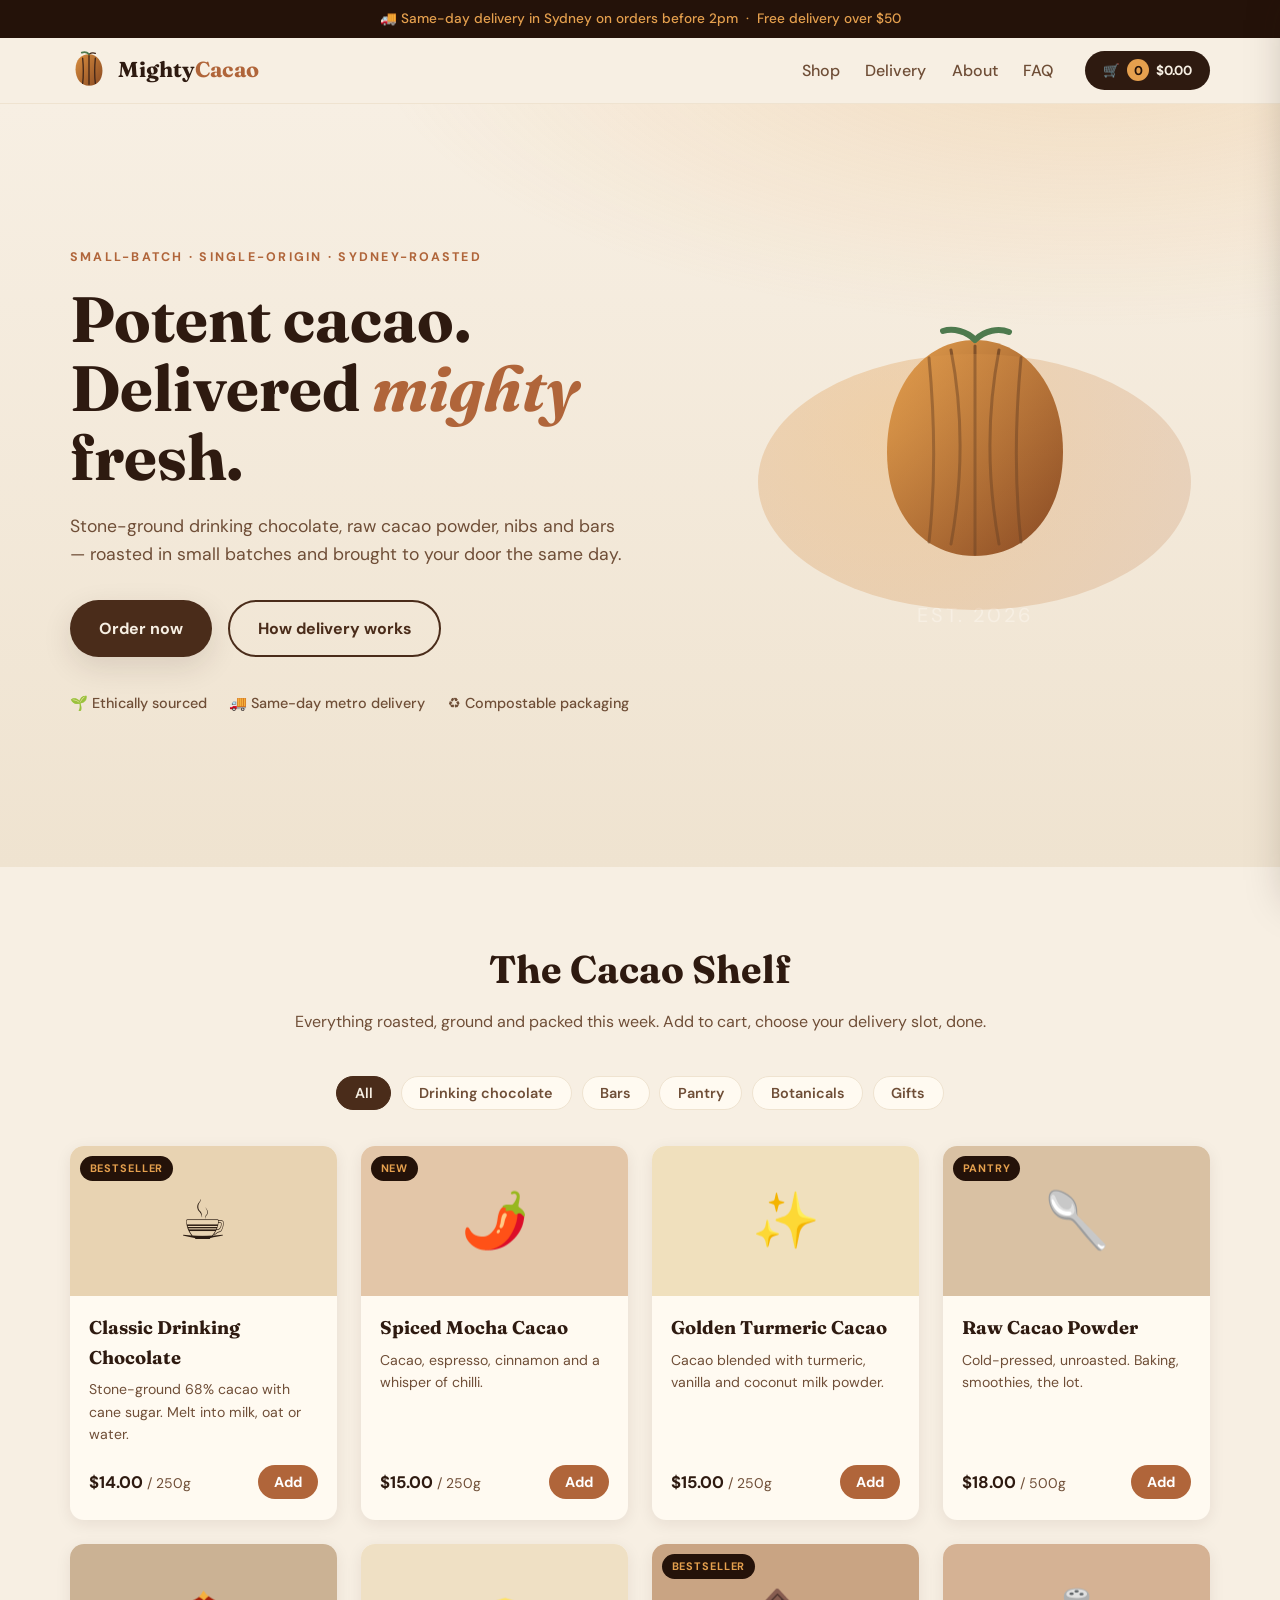
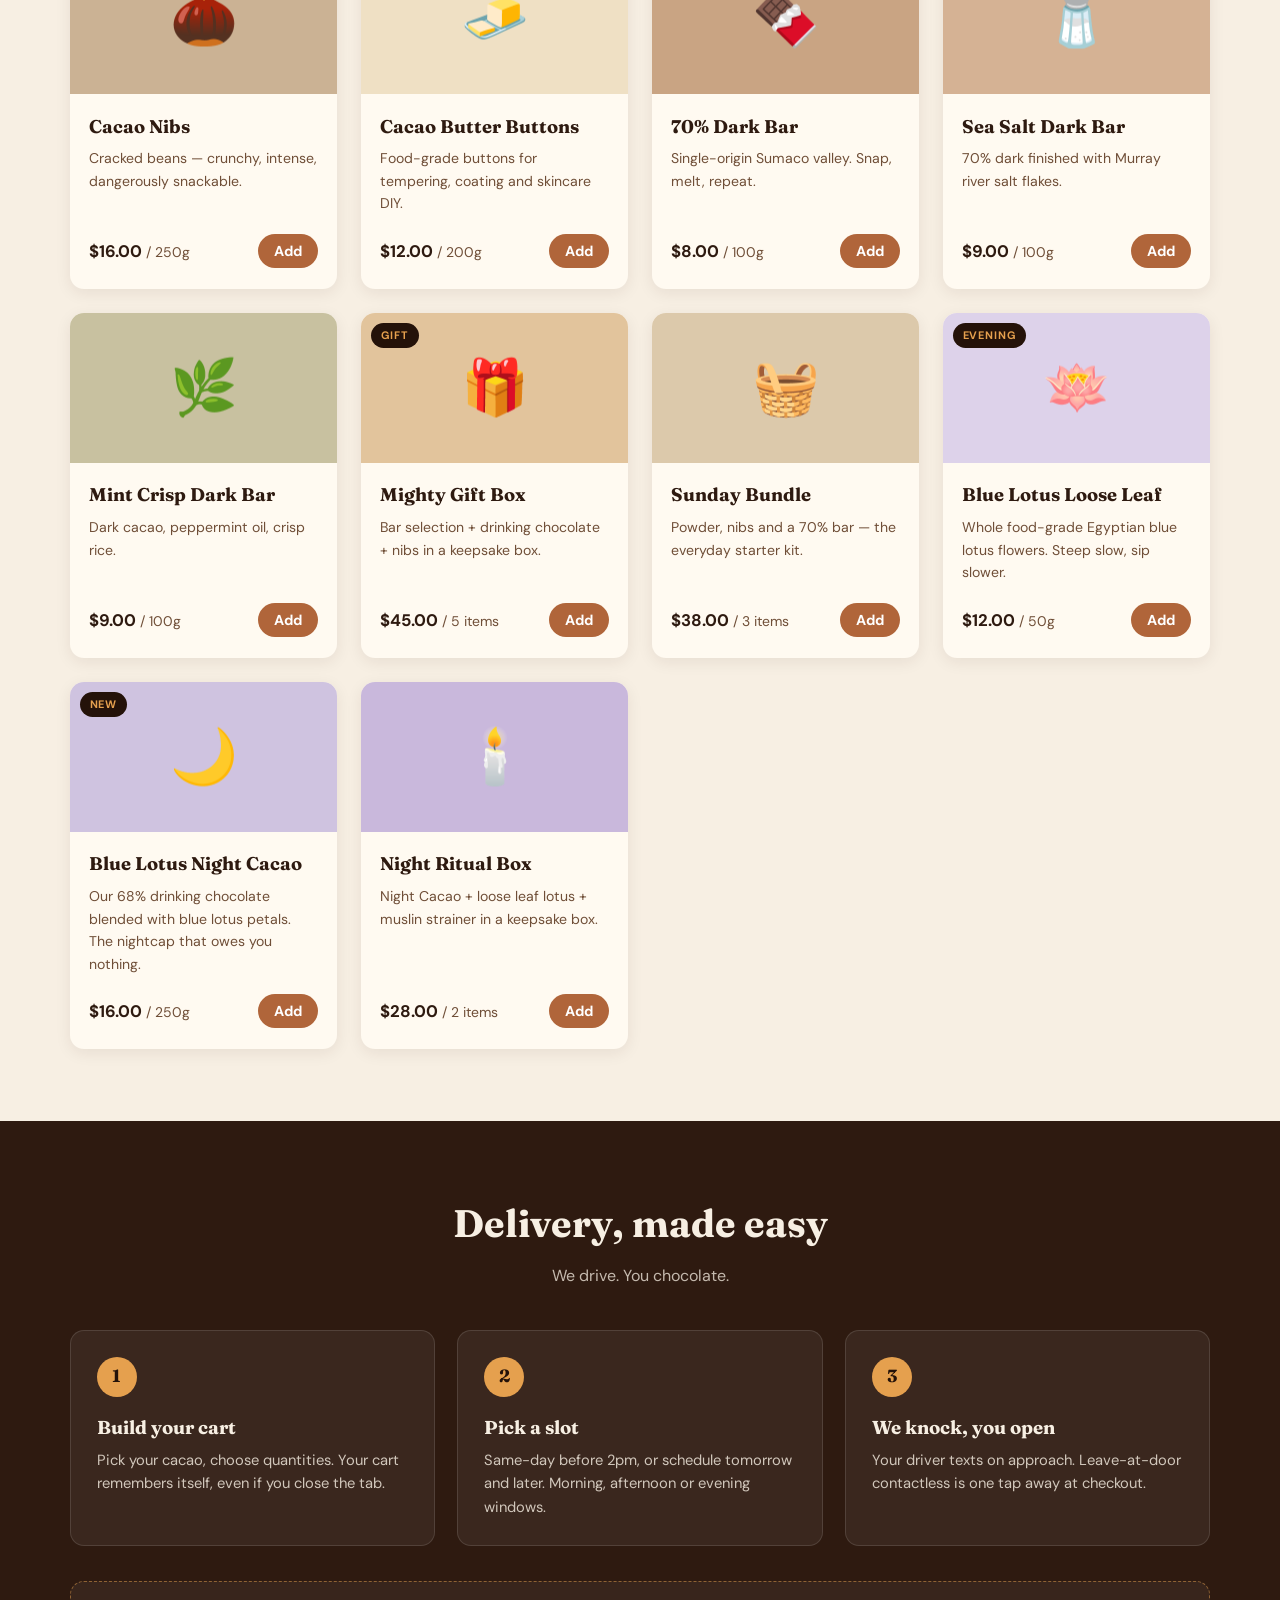
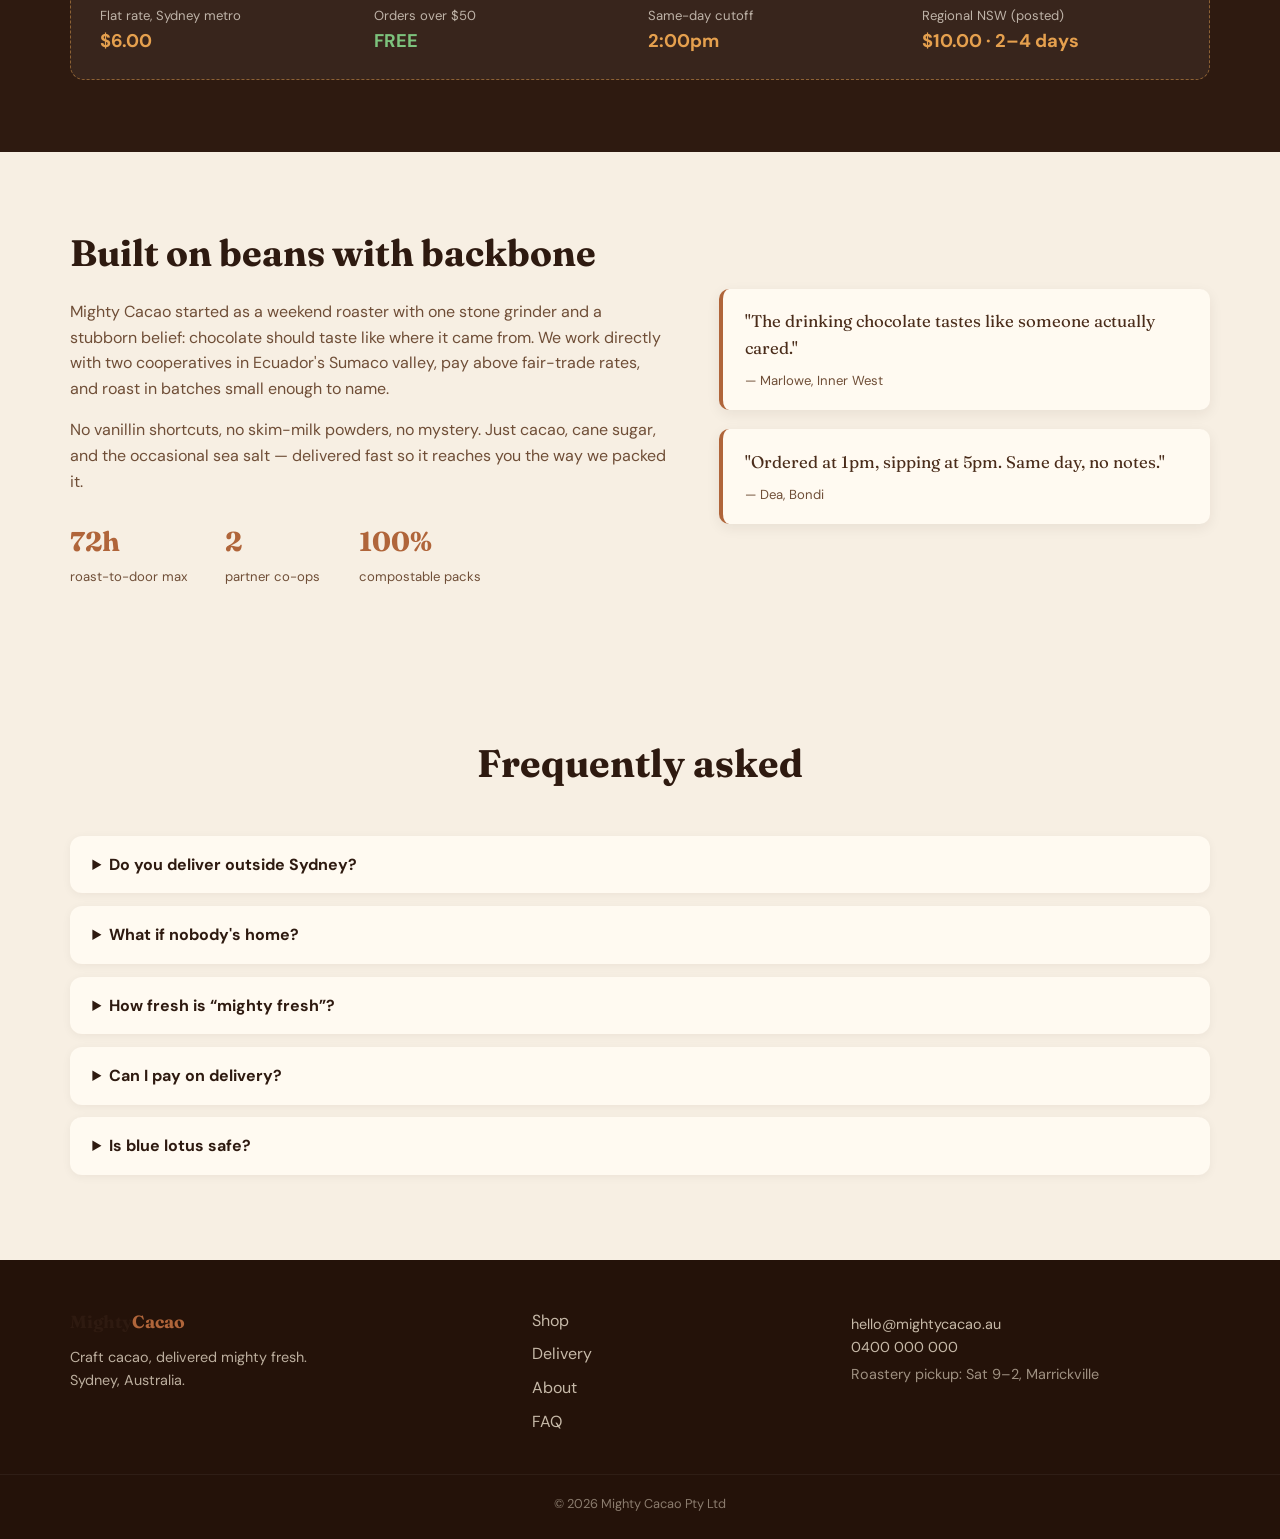
<file: index.html>
<!DOCTYPE html>
<html lang="en">
<head>
<meta charset="UTF-8">
<meta name="viewport" content="width=device-width, initial-scale=1.0">
<title>Mighty Cacao — Craft Cacao, Delivered</title>
<meta name="description" content="Small-batch cacao, drinking chocolate and bars, delivered fresh to your door. Order before 2pm for same-day delivery in Sydney.">
<link rel="preconnect" href="https://fonts.googleapis.com">
<link rel="preconnect" href="https://fonts.gstatic.com" crossorigin>
<link href="https://fonts.googleapis.com/css2?family=Fraunces:opsz,wght@9..144,400;9..144,600;9..144,700&family=DM+Sans:wght@400;500;700&display=swap" rel="stylesheet">
<link rel="stylesheet" href="styles.css">
<link rel="icon" href="data:image/svg+xml,<svg xmlns='http://www.w3.org/2000/svg' viewBox='0 0 100 100'><text y='.9em' font-size='90'>🍫</text></svg>">
</head>
<body>

<!-- Announcement bar -->
<div class="announce">🚚 Same-day delivery in Sydney on orders before 2pm &nbsp;·&nbsp; Free delivery over $50</div>

<!-- Header -->
<header class="header" id="top">
  <div class="container header-inner">
    <a class="logo" href="#top" aria-label="Mighty Cacao home">
      <svg class="logo-mark" viewBox="0 0 48 48" width="38" height="38" aria-hidden="true">
        <defs>
          <linearGradient id="podg" x1="0" y1="0" x2="1" y2="1">
            <stop offset="0" stop-color="#d98e3f"/><stop offset="1" stop-color="#8a4a22"/>
          </linearGradient>
        </defs>
        <path d="M24 4c10 0 17 9 17 21S34 44 24 44 7 35 7 23 14 4 24 4z" fill="url(#podg)"/>
        <path d="M24 6v36M16 9c1 11 1 23 0 32M32 9c-1 11-1 23 0 32M24 4c3-2 6-2 8-1" stroke="#3d2317" stroke-width="1.6" fill="none" stroke-linecap="round"/>
        <path d="M24 4c-2-2-6-3-9-2" stroke="#4e7a4e" stroke-width="2.4" fill="none" stroke-linecap="round"/>
      </svg>
      <span class="logo-text">Mighty<span>Cacao</span></span>
    </a>
    <nav class="nav" aria-label="Main">
      <a href="#shop">Shop</a>
      <a href="#delivery">Delivery</a>
      <a href="#about">About</a>
      <a href="#faq">FAQ</a>
    </nav>
    <button class="cart-btn" id="cartBtn" aria-label="Open cart">
      🛒 <span class="cart-count" id="cartCount">0</span>
      <span class="cart-total" id="cartBtnTotal">$0.00</span>
    </button>
  </div>
</header>

<!-- Hero -->
<section class="hero">
  <div class="container hero-inner">
    <div class="hero-copy">
      <p class="eyebrow">Small-batch · Single-origin · Sydney-roasted</p>
      <h1>Potent cacao.<br>Delivered <em>mighty</em> fresh.</h1>
      <p class="hero-sub">Stone-ground drinking chocolate, raw cacao powder, nibs and bars — roasted in small batches and brought to your door the same day.</p>
      <div class="hero-cta">
        <a class="btn btn-primary" href="#shop">Order now</a>
        <a class="btn btn-ghost" href="#delivery">How delivery works</a>
      </div>
      <ul class="hero-badges">
        <li>🌱 Ethically sourced</li>
        <li>🚚 Same-day metro delivery</li>
        <li>♻️ Compostable packaging</li>
      </ul>
    </div>
    <div class="hero-art" aria-hidden="true">
      <div class="hero-circle"></div>
      <svg viewBox="0 0 300 320" width="300" height="320">
        <defs>
          <linearGradient id="podBig" x1="0" y1="0" x2="0.8" y2="1">
            <stop offset="0" stop-color="#e5a04e"/><stop offset="1" stop-color="#7a3d1c"/>
          </linearGradient>
          <linearGradient id="mug" x1="0" y1="0" x2="0" y2="1">
            <stop offset="0" stop-color="#fff8ec"/><stop offset="1" stop-color="#eadbc2"/>
          </linearGradient>
        </defs>
        <path d="M150 18c52 0 88 48 88 112s-38 104-88 104-88-40-88-104S98 18 150 18z" fill="url(#podBig)"/>
        <path d="M150 24v208M104 36c6 64 6 130 0 184M196 36c-6 64-6 130 0 184M126 28c12 62 12 128 0 194M174 28c-12 62-12 128 0 194" stroke="#4a2818" stroke-width="3" fill="none" stroke-linecap="round" opacity=".55"/>
        <path d="M150 18c10-10 24-12 34-8M150 18c-8-9-22-12-32-9" stroke="#4e7a4e" stroke-width="6" fill="none" stroke-linecap="round"/>
        <text x="150" y="300" text-anchor="middle" font-size="20" fill="#f7efe3" font-family="DM Sans, sans-serif" letter-spacing="3">EST. 2026</text>
      </svg>
    </div>
  </div>
</section>

<!-- Shop -->
<section class="shop" id="shop">
  <div class="container">
    <div class="section-head">
      <h2>The Cacao Shelf</h2>
      <p>Everything roasted, ground and packed this week. Add to cart, choose your delivery slot, done.</p>
    </div>
    <div class="filter-bar" id="filterBar" role="tablist" aria-label="Product categories"></div>
    <div class="grid" id="productGrid"></div>
  </div>
</section>

<!-- Delivery -->
<section class="delivery" id="delivery">
  <div class="container">
    <div class="section-head">
      <h2>Delivery, made easy</h2>
      <p>We drive. You chocolate.</p>
    </div>
    <div class="steps">
      <div class="step">
        <div class="step-num">1</div>
        <h3>Build your cart</h3>
        <p>Pick your cacao, choose quantities. Your cart remembers itself, even if you close the tab.</p>
      </div>
      <div class="step">
        <div class="step-num">2</div>
        <h3>Pick a slot</h3>
        <p>Same-day before 2pm, or schedule tomorrow and later. Morning, afternoon or evening windows.</p>
      </div>
      <div class="step">
        <div class="step-num">3</div>
        <h3>We knock, you open</h3>
        <p>Your driver texts on approach. Leave-at-door contactless is one tap away at checkout.</p>
      </div>
    </div>
    <div class="delivery-card">
      <div class="dc-row"><span>Flat rate, Sydney metro</span><strong>$6.00</strong></div>
      <div class="dc-row"><span>Orders over $50</span><strong class="free">FREE</strong></div>
      <div class="dc-row"><span>Same-day cutoff</span><strong>2:00pm</strong></div>
      <div class="dc-row"><span>Regional NSW (posted)</span><strong>$10.00 · 2–4 days</strong></div>
    </div>
  </div>
</section>

<!-- About -->
<section class="about" id="about">
  <div class="container about-inner">
    <div class="about-copy">
      <h2>Built on beans with backbone</h2>
      <p>Mighty Cacao started as a weekend roaster with one stone grinder and a stubborn belief: chocolate should taste like where it came from. We work directly with two cooperatives in Ecuador's Sumaco valley, pay above fair-trade rates, and roast in batches small enough to name.</p>
      <p>No vanillin shortcuts, no skim-milk powders, no mystery. Just cacao, cane sugar, and the occasional sea salt — delivered fast so it reaches you the way we packed it.</p>
      <div class="about-stats">
        <div><strong>72h</strong><span>roast-to-door max</span></div>
        <div><strong>2</strong><span>partner co-ops</span></div>
        <div><strong>100%</strong><span>compostable packs</span></div>
      </div>
    </div>
    <div class="about-panel" aria-hidden="true">
      <blockquote>"The drinking chocolate tastes like someone actually cared."<cite>— Marlowe, Inner West</cite></blockquote>
      <blockquote>"Ordered at 1pm, sipping at 5pm. Same day, no notes."<cite>— Dea, Bondi</cite></blockquote>
    </div>
  </div>
</section>

<!-- FAQ -->
<section class="faq" id="faq">
  <div class="container">
    <div class="section-head"><h2>Frequently asked</h2></div>
    <details><summary>Do you deliver outside Sydney?</summary><p>Yes — regional NSW and interstate is posted via courier, $10 flat, 2–4 business days. Metro same-day is at checkout by default.</p></details>
    <details><summary>What if nobody's home?</summary><p>Tick “leave at door” at checkout, or your driver will text you to reschedule the window at no charge.</p></details>
    <details><summary>How fresh is “mighty fresh”?</summary><p>Everything is roasted within 72 hours of delivery. Best before dates are 12+ months out on dry goods.</p></details>
    <details><summary>Can I pay on delivery?</summary><p>Yes — pay by card on pickup at the door, or pay online at checkout. Whichever you prefer.</p></details>
    <details><summary>Is blue lotus safe?</summary><p>Our blue lotus is food-grade and safe as an occasional evening infusion. It can make you drowsy — start with one cup, and skip it if you're pregnant, breastfeeding, or planning to drive.</p></details>
  </div>
</section>

<!-- Footer -->
<footer class="footer">
  <div class="container footer-inner">
    <div>
      <span class="logo-text small">Mighty<span>Cacao</span></span>
      <p>Craft cacao, delivered mighty fresh.<br>Sydney, Australia.</p>
    </div>
    <div class="footer-links">
      <a href="#shop">Shop</a>
      <a href="#delivery">Delivery</a>
      <a href="#about">About</a>
      <a href="#faq">FAQ</a>
    </div>
    <div class="footer-contact">
      <p>hello@mightycacao.au<br>0400 000 000</p>
      <p class="hours">Roastery pickup: Sat 9–2, Marrickville</p>
    </div>
  </div>
  <div class="copyright">© 2026 Mighty Cacao Pty Ltd</div>
</footer>

<!-- Cart drawer -->
<div class="overlay" id="overlay" hidden></div>
<aside class="cart-drawer" id="cartDrawer" aria-label="Shopping cart" aria-hidden="true">
  <div class="cart-head">
    <h3>Your cart</h3>
    <button class="icon-btn" id="cartClose" aria-label="Close cart">✕</button>
  </div>
  <div class="ship-bar">
    <p id="shipMsg">Add <strong>$50.00</strong> more for free delivery 🚚</p>
    <div class="ship-track"><div class="ship-fill" id="shipFill"></div></div>
  </div>
  <div class="cart-items" id="cartItems"></div>
  <div class="cart-foot">
    <div class="cart-totals">
      <div><span>Subtotal</span><span id="cartSubtotal">$0.00</span></div>
      <div><span>Delivery</span><span id="cartDelivery">—</span></div>
      <div class="grand"><span>Total</span><span id="cartGrand">$0.00</span></div>
    </div>
    <button class="btn btn-primary btn-block" id="checkoutBtn" disabled>Checkout</button>
  </div>
</aside>

<!-- Checkout modal -->
<div class="modal" id="checkoutModal" aria-hidden="true" role="dialog" aria-labelledby="coTitle">
  <div class="modal-card">
    <button class="icon-btn modal-x" id="coClose" aria-label="Close checkout">✕</button>
    <div id="coView">
      <h3 id="coTitle">Delivery details</h3>
      <form id="orderForm" novalidate>
        <div class="field-row">
          <label>Name<input required name="name" autocomplete="name" placeholder="Jane Cocoa"></label>
          <label>Phone<input required name="phone" type="tel" autocomplete="tel" placeholder="04XX XXX XXX"></label>
        </div>
        <label>Email<input required name="email" type="email" autocomplete="email" placeholder="jane@example.com"></label>
        <label>Delivery address<input required name="address" autocomplete="street-address" placeholder="12 Chocolate Lane, Marrickville NSW 2204"></label>
        <div class="field-row">
          <label>Date<select name="date" id="dateSelect"></select></label>
          <label>Window<select name="slot">
            <option>Morning (9am–1pm)</option>
            <option>Afternoon (1pm–5pm)</option>
            <option>Evening (5pm–8pm)</option>
          </select></label>
        </div>
        <label class="check"><input type="checkbox" name="leave"> Leave at door (contactless)</label>
        <label class="check"><input type="checkbox" name="notes" id="notesToggle"> Order notes</label>
        <label id="notesWrap" hidden>Notes<textarea name="notes" rows="2" placeholder="Buzzer 2B, dog is friendly…"></textarea></label>
        <fieldset class="pay">
          <legend>Payment</legend>
          <label class="radio"><input type="radio" name="pay" value="card-online" checked> Pay online (card) <span>demo</span></label>
          <label class="radio"><input type="radio" name="pay" value="pay-on-delivery"> Pay at the door (card/EOI)</label>
        </fieldset>
        <div class="co-summary" id="coSummary"></div>
        <button class="btn btn-primary btn-block" type="submit" id="placeOrder">Place order</button>
      </form>
    </div>
    <div id="coDone" hidden>
      <div class="done-mark">🎉</div>
      <h3>Order confirmed</h3>
      <p class="order-no" id="orderNo"></p>
      <p id="doneMsg"></p>
      <div class="co-summary" id="doneSummary"></div>
      <button class="btn btn-primary btn-block" id="doneClose">Back to the shelf</button>
    </div>
  </div>
</div>

<!-- Toast -->
<div class="toast" id="toast" role="status" aria-live="polite"></div>

<script src="app.js"></script>
</body>
</html>
</file>
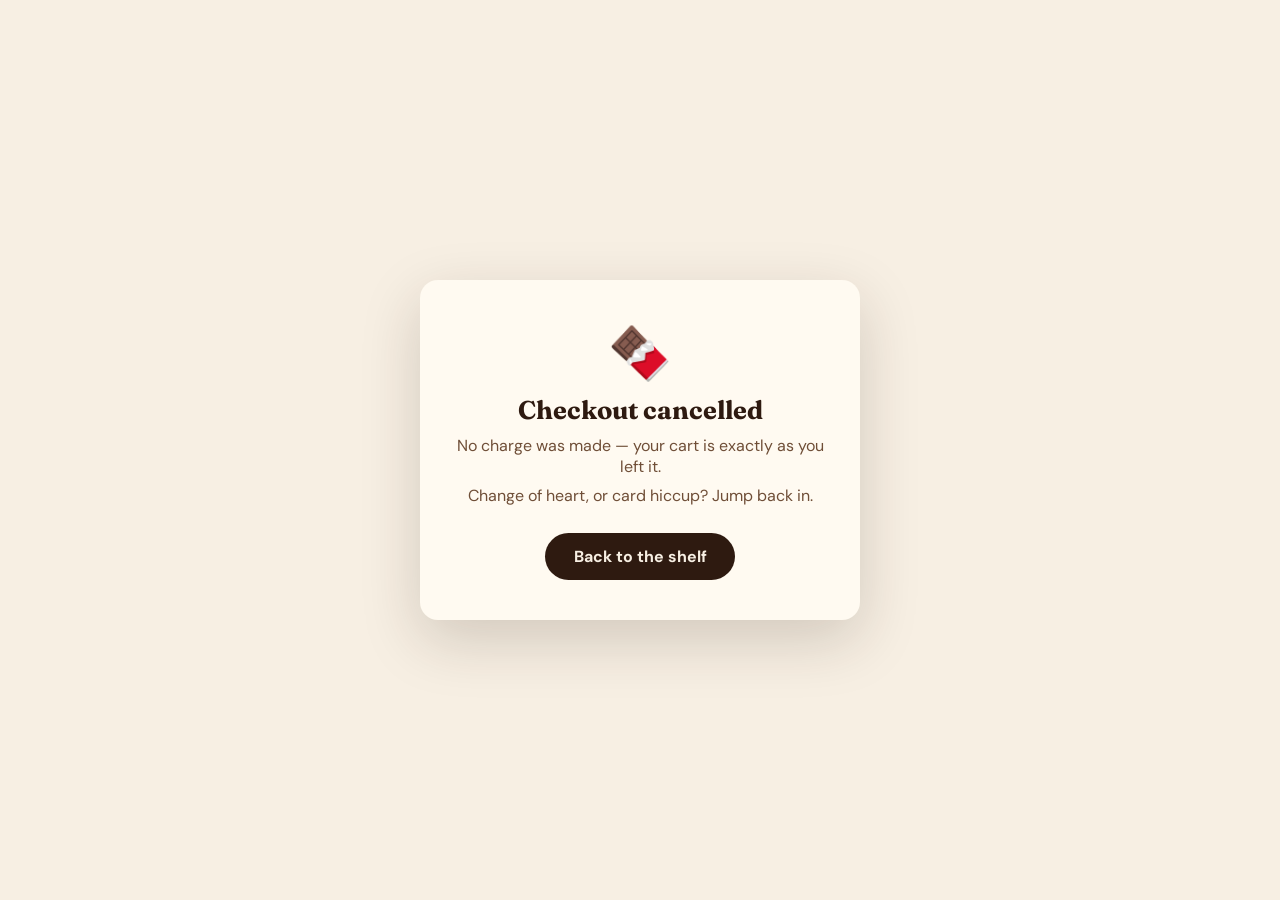
<file: cancel.html>
<!DOCTYPE html>
<html lang="en">
<head>
<meta charset="UTF-8">
<meta name="viewport" content="width=device-width, initial-scale=1.0">
<title>Checkout cancelled — Mighty Cacao</title>
<link href="https://fonts.googleapis.com/css2?family=Fraunces:opsz,wght@9..144,600;9..144,700&family=DM+Sans:wght@400;500;700&display=swap" rel="stylesheet">
<style>
  :root { --cocoa-900:#2e1a10; --cocoa-500:#6f4e37; --copper:#b0653a; --cream:#f7efe3; --paper:#fffaf1; }
  * { margin:0; padding:0; box-sizing:border-box; }
  body { font-family:"DM Sans",system-ui,sans-serif; background:var(--cream); color:var(--cocoa-900); min-height:100vh; display:flex; align-items:center; justify-content:center; padding:1.5rem; }
  .card { background:var(--paper); border-radius:18px; box-shadow:0 20px 60px rgba(46,26,16,.18); max-width:440px; width:100%; padding:2.5rem 2.2rem; text-align:center; }
  .mark { font-size:3.2rem; margin-bottom:.4rem; }
  h1 { font-family:"Fraunces",serif; font-size:1.6rem; margin-bottom:.6rem; }
  p { color:var(--cocoa-500); margin-bottom:.5rem; }
  .btn { display:inline-block; margin-top:1.2rem; background:var(--cocoa-900); color:var(--cream); padding:.8rem 1.8rem; border-radius:999px; font-weight:700; text-decoration:none; }
  .btn:hover { background:#241209; }
</style>
</head>
<body>
<div class="card">
  <div class="mark">🍫</div>
  <h1>Checkout cancelled</h1>
  <p>No charge was made — your cart is exactly as you left it.</p>
  <p>Change of heart, or card hiccup? Jump back in.</p>
  <a class="btn" href="./">Back to the shelf</a>
</div>
</body>
</html>
</file>
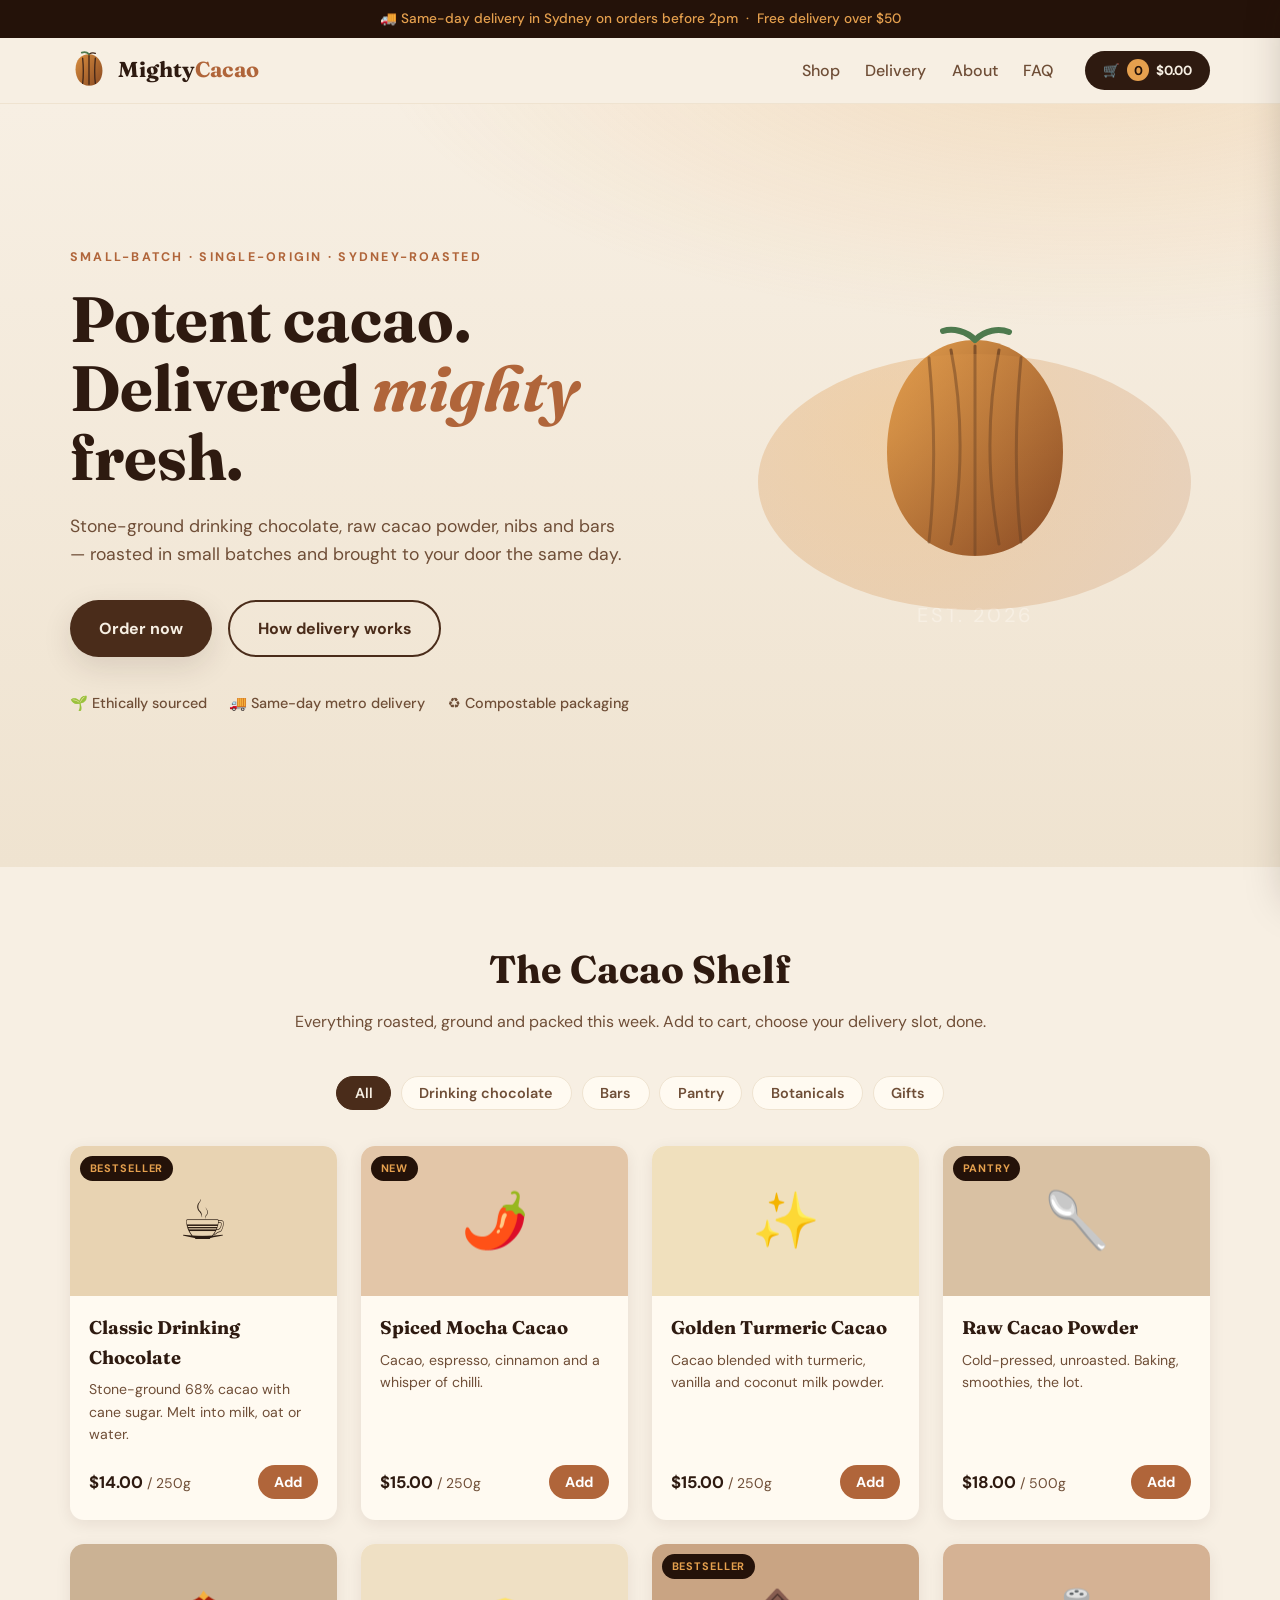
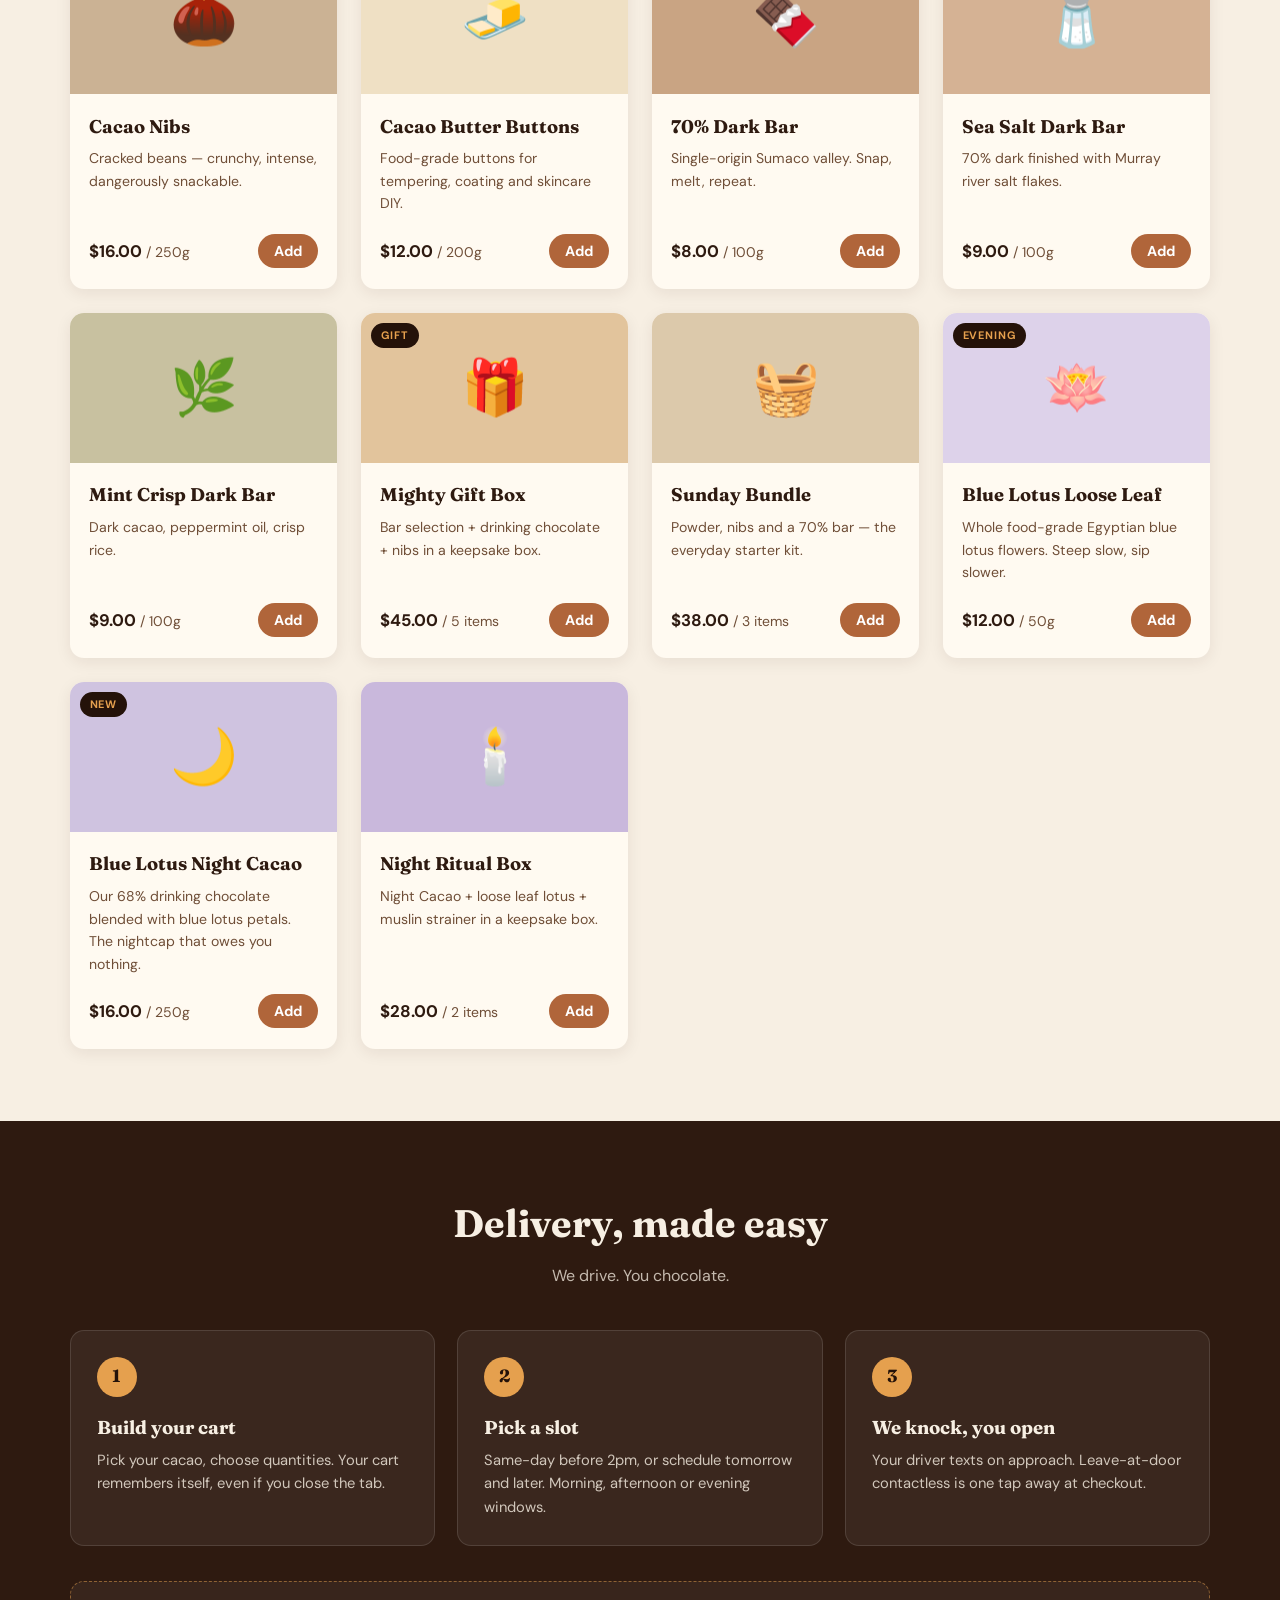
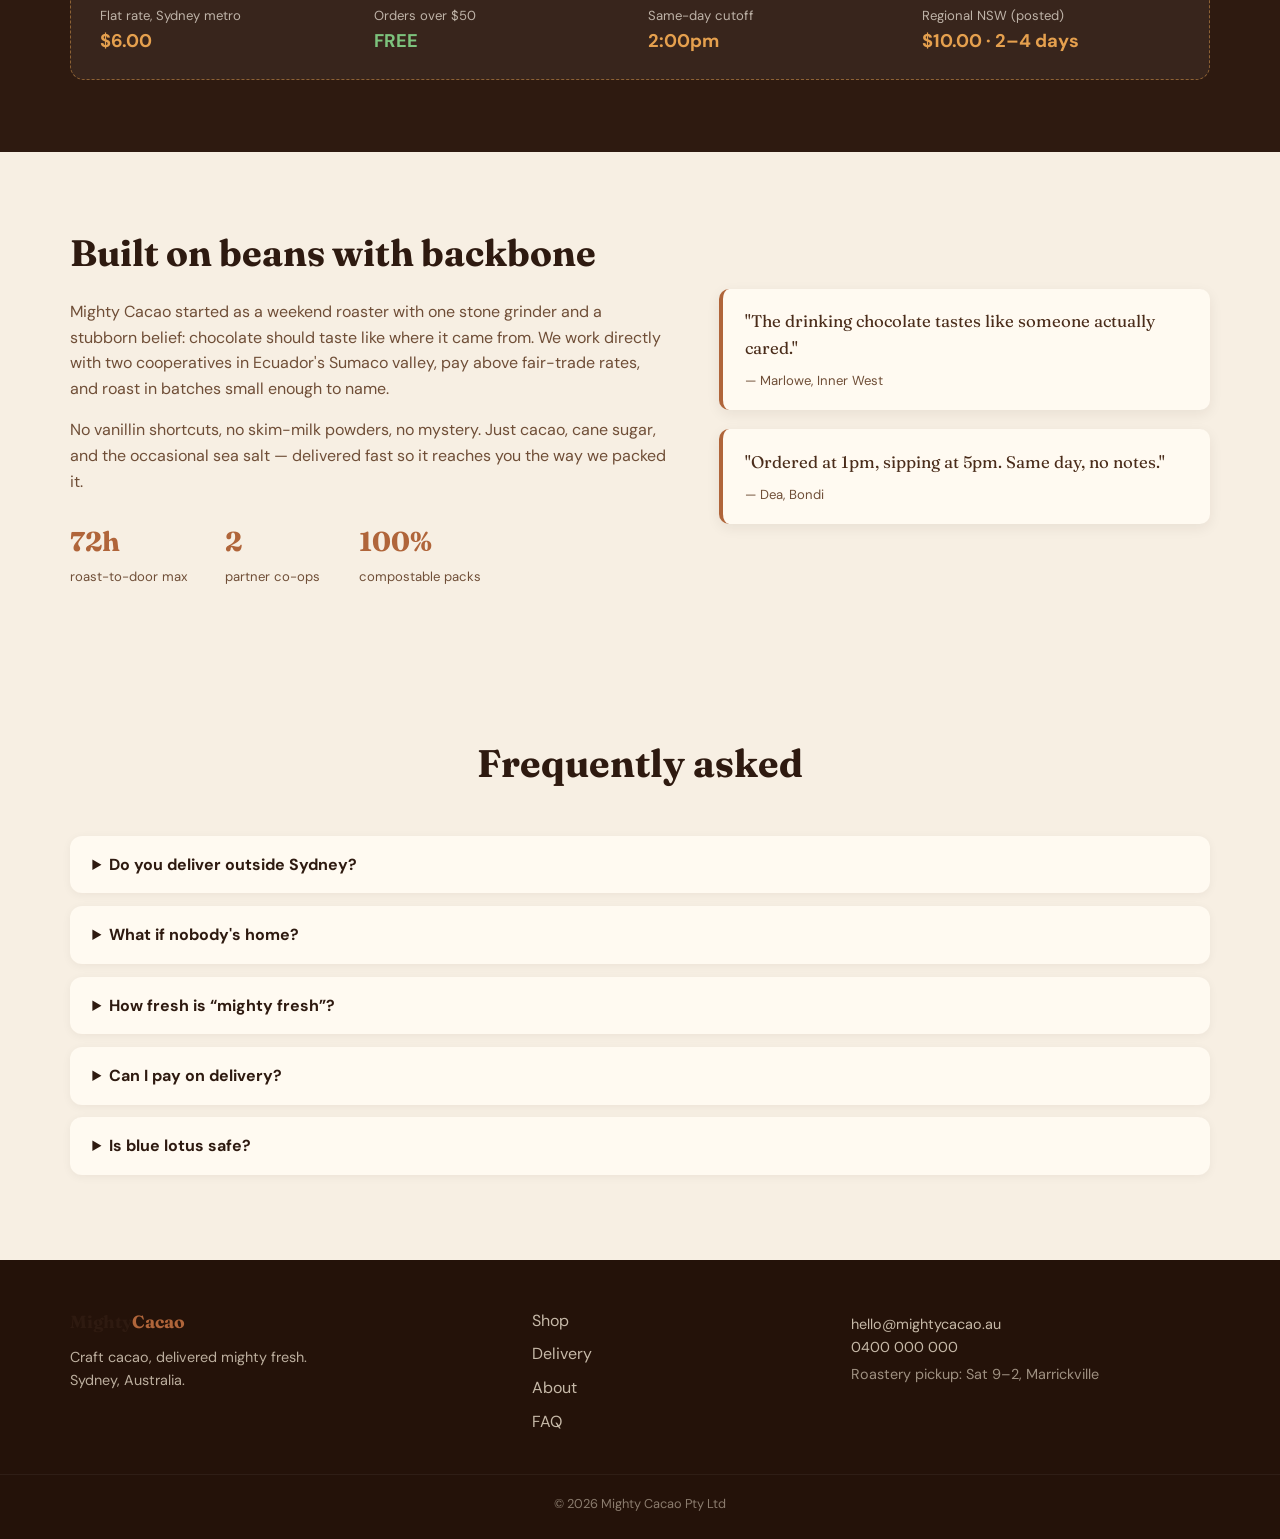
<file: mighty-cacao-single-file.html>
<!DOCTYPE html>
<html lang="en">
<head>
<meta charset="UTF-8">
<meta name="viewport" content="width=device-width, initial-scale=1.0">
<title>Mighty Cacao — Craft Cacao, Delivered</title>
<meta name="description" content="Small-batch cacao, drinking chocolate and bars, delivered fresh to your door. Order before 2pm for same-day delivery in Sydney.">
<link rel="preconnect" href="https://fonts.googleapis.com">
<link rel="preconnect" href="https://fonts.gstatic.com" crossorigin>
<link href="https://fonts.googleapis.com/css2?family=Fraunces:opsz,wght@9..144,400;9..144,600;9..144,700&family=DM+Sans:wght@400;500;700&display=swap" rel="stylesheet">
<style>
/* Mighty Cacao — styles */
:root {
  --espresso: #241209;
  --cocoa-900: #2e1a10;
  --cocoa-700: #4a2c1a;
  --cocoa-500: #6f4e37;
  --caramel: #c98a2d;
  --copper: #b0653a;
  --gold: #e5a04e;
  --cream: #f7efe3;
  --cream-2: #efe3d0;
  --paper: #fffaf1;
  --leaf: #4e7a4e;
  --ink: #2b1c12;
  --radius: 14px;
  --shadow: 0 10px 30px rgba(46, 26, 16, .12);
  --font-display: "Fraunces", Georgia, serif;
  --font-body: "DM Sans", system-ui, -apple-system, sans-serif;
}

* { margin: 0; padding: 0; box-sizing: border-box; }
html { scroll-behavior: smooth; }
body {
  font-family: var(--font-body);
  background: var(--cream);
  color: var(--ink);
  line-height: 1.6;
}
img, svg { display: block; }
a { color: inherit; text-decoration: none; }
button { font-family: inherit; cursor: pointer; }

.container { width: min(1140px, 92%); margin: 0 auto; }

/* ---------- buttons ---------- */
.btn {
  display: inline-block;
  padding: .85rem 1.7rem;
  border-radius: 999px;
  border: 2px solid transparent;
  font-weight: 700;
  font-size: 1rem;
  transition: transform .15s ease, box-shadow .15s ease, background .15s ease;
}
.btn:active { transform: scale(.97); }
.btn-primary { background: var(--cocoa-700); color: var(--cream); box-shadow: var(--shadow); }
.btn-primary:hover { background: var(--espresso); }
.btn-ghost { border-color: var(--cocoa-700); color: var(--cocoa-700); }
.btn-ghost:hover { background: rgba(74, 44, 26, .08); }
.btn-block { width: 100%; text-align: center; }
.btn:disabled { opacity: .45; cursor: not-allowed; }
.icon-btn {
  background: none; border: 0; font-size: 1.25rem; color: var(--cocoa-700);
  width: 38px; height: 38px; border-radius: 50%;
}
.icon-btn:hover { background: rgba(74, 44, 26, .1); }

/* ---------- announce ---------- */
.announce {
  background: var(--espresso); color: var(--gold);
  text-align: center; padding: .5rem 1rem; font-size: .85rem; font-weight: 500;
}

/* ---------- header ---------- */
.header {
  position: sticky; top: 0; z-index: 50;
  background: rgba(247, 239, 227, .92);
  backdrop-filter: blur(10px);
  border-bottom: 1px solid var(--cream-2);
}
.header-inner { display: flex; align-items: center; gap: 2rem; padding: .8rem 0; }
.logo { display: flex; align-items: center; gap: .6rem; }
.logo-text { font-family: var(--font-display); font-weight: 700; font-size: 1.35rem; color: var(--cocoa-900); }
.logo-text span { color: var(--copper); }
.logo-text.small { font-size: 1.1rem; display: inline-block; margin-bottom: .3rem; }
.nav { display: flex; gap: 1.6rem; margin-left: auto; }
.nav a { font-weight: 500; color: var(--cocoa-500); position: relative; }
.nav a:hover { color: var(--cocoa-900); }
.nav a::after {
  content: ""; position: absolute; left: 0; bottom: -4px; height: 2px; width: 0;
  background: var(--copper); transition: width .2s ease;
}
.nav a:hover::after { width: 100%; }
.cart-btn {
  display: flex; align-items: center; gap: .45rem;
  background: var(--cocoa-900); color: var(--cream);
  border: 0; border-radius: 999px; padding: .55rem 1.1rem; font-weight: 700;
}
.cart-btn:hover { background: var(--espresso); }
.cart-count {
  background: var(--gold); color: var(--espresso);
  border-radius: 999px; min-width: 22px; height: 22px;
  display: inline-flex; align-items: center; justify-content: center;
  font-size: .8rem; padding: 0 .35rem;
}

/* ---------- hero ---------- */
.hero {
  background:
    radial-gradient(1200px 500px at 85% -10%, rgba(229, 160, 78, .25), transparent 60%),
    linear-gradient(180deg, var(--cream) 0%, var(--cream-2) 100%);
  overflow: hidden;
}
.hero-inner { display: grid; grid-template-columns: 1.15fr .85fr; gap: 2rem; align-items: center; padding: 4.5rem 0 5rem; }
.eyebrow { text-transform: uppercase; letter-spacing: .18em; font-size: .78rem; font-weight: 700; color: var(--copper); margin-bottom: 1rem; }
.hero h1 { font-family: var(--font-display); font-size: clamp(2.4rem, 5.4vw, 4rem); line-height: 1.08; color: var(--cocoa-900); }
.hero h1 em { color: var(--copper); font-style: italic; }
.hero-sub { margin: 1.3rem 0 2rem; font-size: 1.1rem; color: var(--cocoa-500); max-width: 46ch; }
.hero-cta { display: flex; gap: 1rem; flex-wrap: wrap; }
.hero-badges { list-style: none; display: flex; gap: 1.4rem; margin-top: 2.2rem; flex-wrap: wrap; color: var(--cocoa-500); font-size: .9rem; font-weight: 500; }
.hero-art { position: relative; display: flex; justify-content: center; }
.hero-circle {
  position: absolute; inset: 10% 4%;
  background: radial-gradient(circle at 30% 30%, rgba(229,160,78,.35), rgba(176,101,58,.18));
  border-radius: 50%;
  animation: float 7s ease-in-out infinite;
}
@keyframes float { 0%,100% { transform: translateY(0); } 50% { transform: translateY(-14px); } }

/* ---------- sections ---------- */
section { padding: 4.5rem 0; }
.section-head { text-align: center; margin-bottom: 2.6rem; }
.section-head h2 { font-family: var(--font-display); font-size: clamp(1.7rem, 3.4vw, 2.4rem); color: var(--cocoa-900); }
.section-head p { color: var(--cocoa-500); margin-top: .5rem; }

/* ---------- shop ---------- */
.filter-bar { display: flex; gap: .6rem; justify-content: center; flex-wrap: wrap; margin-bottom: 2.2rem; }
.chip {
  border: 1.5px solid var(--cream-2); background: var(--paper); color: var(--cocoa-500);
  border-radius: 999px; padding: .45rem 1.1rem; font-weight: 600; font-size: .9rem;
}
.chip.active { background: var(--cocoa-700); border-color: var(--cocoa-700); color: var(--cream); }
.grid { display: grid; grid-template-columns: repeat(auto-fill, minmax(250px, 1fr)); gap: 1.5rem; }
.card {
  background: var(--paper); border-radius: var(--radius); overflow: hidden;
  box-shadow: 0 4px 16px rgba(46,26,16,.08);
  display: flex; flex-direction: column;
  transition: transform .18s ease, box-shadow .18s ease;
}
.card:hover { transform: translateY(-4px); box-shadow: var(--shadow); }
.card-img { height: 150px; display: flex; align-items: center; justify-content: center; font-size: 3.4rem; position: relative; }
.card-img .tag {
  position: absolute; top: 10px; left: 10px;
  background: var(--espresso); color: var(--gold);
  font-size: .68rem; font-weight: 700; letter-spacing: .08em; text-transform: uppercase;
  padding: .25rem .6rem; border-radius: 999px;
}
.card-body { padding: 1.1rem 1.2rem 1.3rem; display: flex; flex-direction: column; gap: .4rem; flex: 1; }
.card-body h3 { font-family: var(--font-display); font-size: 1.15rem; color: var(--cocoa-900); }
.card-body .desc { font-size: .88rem; color: var(--cocoa-500); flex: 1; }
.card-foot { display: flex; align-items: center; justify-content: space-between; margin-top: .8rem; }
.price { font-weight: 700; color: var(--cocoa-900); font-size: 1.05rem; }
.add-btn {
  background: var(--copper); border: 0; color: #fff; font-weight: 700;
  border-radius: 999px; padding: .5rem 1rem; font-size: .9rem;
}
.add-btn:hover { background: var(--cocoa-700); }
.qty-ctrl { display: flex; align-items: center; gap: .5rem; background: var(--cream); border-radius: 999px; padding: .25rem .4rem; }
.qty-ctrl button {
  width: 28px; height: 28px; border-radius: 50%; border: 0;
  background: var(--cocoa-700); color: var(--cream); font-weight: 700; font-size: 1rem; line-height: 1;
}
.qty-ctrl button:hover { background: var(--espresso); }
.qty-ctrl .q { min-width: 1.4ch; text-align: center; font-weight: 700; }

/* ---------- delivery ---------- */
.delivery { background: var(--cocoa-900); color: var(--cream); }
.delivery .section-head h2, .delivery .section-head p { color: var(--cream); }
.delivery .section-head p { opacity: .75; }
.steps { display: grid; grid-template-columns: repeat(3, 1fr); gap: 1.4rem; }
.step { background: rgba(255,255,255,.06); border: 1px solid rgba(255,255,255,.12); border-radius: var(--radius); padding: 1.6rem; }
.step-num {
  width: 40px; height: 40px; border-radius: 50%;
  background: var(--gold); color: var(--espresso);
  display: flex; align-items: center; justify-content: center;
  font-family: var(--font-display); font-weight: 700; font-size: 1.1rem; margin-bottom: 1rem;
}
.step h3 { font-family: var(--font-display); margin-bottom: .4rem; }
.step p { font-size: .92rem; opacity: .8; }
.delivery-card {
  margin-top: 2.2rem; background: rgba(255,255,255,.05);
  border: 1px dashed rgba(229,160,78,.5);
  border-radius: var(--radius); padding: 1.4rem 1.8rem;
  display: grid; grid-template-columns: repeat(4, 1fr); gap: 1rem;
}
.dc-row { display: flex; flex-direction: column; gap: .1rem; }
.dc-row span { font-size: .82rem; opacity: .7; }
.dc-row strong { font-size: 1.15rem; color: var(--gold); }
.dc-row strong.free { color: var(--leaf); filter: brightness(1.6); }

/* ---------- about ---------- */
.about-inner { display: grid; grid-template-columns: 1.1fr .9fr; gap: 3rem; align-items: center; }
.about-copy h2 { font-family: var(--font-display); font-size: clamp(1.7rem, 3vw, 2.3rem); color: var(--cocoa-900); margin-bottom: 1rem; }
.about-copy p { color: var(--cocoa-500); margin-bottom: 1rem; }
.about-stats { display: flex; gap: 2.4rem; margin-top: 1.6rem; }
.about-stats strong { font-family: var(--font-display); font-size: 1.7rem; color: var(--copper); display: block; }
.about-stats span { font-size: .82rem; color: var(--cocoa-500); }
.about-panel { display: flex; flex-direction: column; gap: 1.2rem; }
.about-panel blockquote {
  background: var(--paper); border-left: 4px solid var(--copper);
  border-radius: 10px; padding: 1.2rem 1.4rem; font-family: var(--font-display);
  font-size: 1.05rem; color: var(--cocoa-700); box-shadow: 0 4px 14px rgba(46,26,16,.07);
}
.about-panel cite { display: block; margin-top: .5rem; font-family: var(--font-body); font-style: normal; font-size: .82rem; color: var(--cocoa-500); }

/* ---------- faq ---------- */
.faq details {
  background: var(--paper); border-radius: 12px; margin-bottom: .8rem;
  padding: 1rem 1.4rem; box-shadow: 0 2px 10px rgba(46,26,16,.05);
}
.faq summary { font-weight: 700; color: var(--cocoa-900); cursor: pointer; }
.faq details p { margin-top: .6rem; color: var(--cocoa-500); }

/* ---------- footer ---------- */
.footer { background: var(--espresso); color: var(--cream-2); padding: 3rem 0 1.5rem; }
.footer-inner { display: grid; grid-template-columns: 1.2fr .8fr 1fr; gap: 2rem; }
.footer-inner p { opacity: .75; font-size: .9rem; margin-top: .3rem; }
.footer-links { display: flex; flex-direction: column; gap: .5rem; }
.footer-links a { opacity: .8; }
.footer-links a:hover { opacity: 1; color: var(--gold); }
.footer-contact p { opacity: .8; }
.hours { font-size: .8rem; opacity: .6 !important; }
.copyright { text-align: center; opacity: .5; font-size: .8rem; margin-top: 2.5rem; padding-top: 1.2rem; border-top: 1px solid rgba(255,255,255,.1); }

/* ---------- cart drawer ---------- */
.overlay {
  position: fixed; inset: 0; background: rgba(36,18,9,.5);
  z-index: 90; opacity: 0; transition: opacity .25s ease;
}
.overlay.show { opacity: 1; }
.cart-drawer {
  position: fixed; top: 0; right: 0; height: 100dvh; width: min(420px, 94vw);
  background: var(--paper); z-index: 100;
  transform: translateX(105%); transition: transform .3s cubic-bezier(.2,.8,.2,1);
  display: flex; flex-direction: column; box-shadow: -12px 0 40px rgba(36,18,9,.25);
}
.cart-drawer.open { transform: translateX(0); }
.cart-head { display: flex; align-items: center; justify-content: space-between; padding: 1.2rem 1.4rem; border-bottom: 1px solid var(--cream-2); }
.cart-head h3 { font-family: var(--font-display); color: var(--cocoa-900); }
.ship-bar { padding: .9rem 1.4rem; background: var(--cream); border-bottom: 1px solid var(--cream-2); }
.ship-bar p { font-size: .85rem; color: var(--cocoa-500); margin-bottom: .5rem; }
.ship-track { height: 8px; background: var(--cream-2); border-radius: 999px; overflow: hidden; }
.ship-fill { height: 100%; width: 0%; background: linear-gradient(90deg, var(--copper), var(--gold)); border-radius: 999px; transition: width .35s ease; }
.cart-items { flex: 1; overflow-y: auto; padding: .8rem 1.4rem; }
.cart-empty { text-align: center; color: var(--cocoa-500); padding: 3rem 1rem; }
.cart-empty .big { font-size: 2.6rem; margin-bottom: .6rem; }
.ci {
  display: flex; gap: .9rem; align-items: center;
  padding: .9rem 0; border-bottom: 1px solid var(--cream-2);
}
.ci-emoji { width: 54px; height: 54px; border-radius: 10px; display: flex; align-items: center; justify-content: center; font-size: 1.7rem; flex: none; }
.ci-info { flex: 1; min-width: 0; }
.ci-info h4 { font-size: .95rem; color: var(--cocoa-900); }
.ci-info .ci-price { font-size: .82rem; color: var(--cocoa-500); }
.ci-line { font-weight: 700; color: var(--cocoa-900); font-size: .95rem; }
.ci-remove { background: none; border: 0; color: var(--cocoa-500); font-size: 1rem; padding: .3rem; }
.ci-remove:hover { color: #a33; }
.cart-foot { padding: 1.1rem 1.4rem 1.4rem; border-top: 1px solid var(--cream-2); background: var(--cream); }
.cart-totals > div { display: flex; justify-content: space-between; font-size: .95rem; color: var(--cocoa-500); padding: .25rem 0; }
.cart-totals .grand { font-size: 1.2rem; font-weight: 700; color: var(--cocoa-900); border-top: 1px dashed var(--cream-2); margin-top: .4rem; padding-top: .6rem; }
.cart-foot .btn { margin-top: .9rem; }

/* ---------- modal ---------- */
.modal {
  position: fixed; inset: 0; z-index: 110;
  display: flex; align-items: center; justify-content: center;
  background: rgba(36,18,9,.55); padding: 1rem;
  opacity: 0; pointer-events: none; transition: opacity .25s ease;
}
.modal.open { opacity: 1; pointer-events: auto; }
.modal-card {
  background: var(--paper); border-radius: 18px; width: min(520px, 100%);
  max-height: 92dvh; overflow-y: auto; position: relative;
  padding: 2rem; box-shadow: 0 30px 80px rgba(36,18,9,.4);
  transform: translateY(14px); transition: transform .25s ease;
}
.modal.open .modal-card { transform: translateY(0); }
.modal-x { position: absolute; top: .8rem; right: .8rem; }
.modal-card h3 { font-family: var(--font-display); color: var(--cocoa-900); margin-bottom: 1.2rem; }
form label, .field-row label { display: block; font-size: .85rem; font-weight: 600; color: var(--cocoa-700); margin-bottom: .9rem; }
form input, form select, form textarea {
  width: 100%; margin-top: .3rem; padding: .65rem .8rem;
  border: 1.5px solid var(--cream-2); border-radius: 10px;
  font-family: inherit; font-size: .95rem; background: #fff; color: var(--ink);
}
form input:focus, form select:focus, form textarea:focus {
  outline: none; border-color: var(--copper); box-shadow: 0 0 0 3px rgba(176,101,58,.15);
}
form input.invalid, form select.invalid { border-color: #c0392b; box-shadow: 0 0 0 3px rgba(192,57,43,.12); }
.field-row { display: grid; grid-template-columns: 1fr 1fr; gap: .9rem; }
.check { display: flex !important; align-items: center; gap: .5rem; font-weight: 500 !important; }
.check input { width: auto; margin: 0; accent-color: var(--copper); }
.pay { border: 1.5px solid var(--cream-2); border-radius: 10px; padding: .8rem 1rem; margin-bottom: 1rem; }
.pay legend { font-size: .8rem; font-weight: 700; color: var(--cocoa-700); padding: 0 .4rem; }
.radio { display: flex; align-items: center; gap: .5rem; margin-bottom: .4rem !important; font-weight: 500 !important; }
.radio:last-child { margin-bottom: 0 !important; }
.radio input { width: auto; accent-color: var(--copper); }
.radio span { font-size: .72rem; background: var(--cream-2); border-radius: 6px; padding: .1rem .45rem; color: var(--cocoa-500); }
.co-summary { background: var(--cream); border-radius: 10px; padding: 1rem 1.1rem; margin-bottom: 1.1rem; font-size: .9rem; }
.co-summary .row { display: flex; justify-content: space-between; padding: .18rem 0; color: var(--cocoa-500); }
.co-summary .row.grand { font-weight: 700; color: var(--cocoa-900); border-top: 1px dashed var(--cream-2); margin-top: .4rem; padding-top: .5rem; }
.co-summary .meta { font-size: .8rem; color: var(--cocoa-500); margin-top: .5rem; }
.done-mark { font-size: 3rem; text-align: center; margin-bottom: .4rem; }
#coDone { text-align: center; }
.order-no {
  font-family: var(--font-display); font-size: 1.2rem; color: var(--copper);
  background: var(--cream); border-radius: 10px; padding: .5rem; margin: .6rem 0 1rem;
}
#doneMsg { color: var(--cocoa-500); margin-bottom: 1rem; }
#coDone .co-summary { text-align: left; }

/* ---------- toast ---------- */
.toast {
  position: fixed; bottom: 1.4rem; left: 50%; transform: translate(-50%, 20px);
  background: var(--espresso); color: var(--cream); padding: .7rem 1.3rem;
  border-radius: 999px; font-size: .9rem; font-weight: 600;
  opacity: 0; pointer-events: none; transition: opacity .25s ease, transform .25s ease;
  z-index: 120; box-shadow: var(--shadow); white-space: nowrap;
}
.toast.show { opacity: 1; transform: translate(-50%, 0); }

/* ---------- responsive ---------- */
@media (max-width: 900px) {
  .hero-inner { grid-template-columns: 1fr; text-align: center; padding: 3rem 0 3.5rem; }
  .hero-cta, .hero-badges { justify-content: center; }
  .hero-art { order: -1; }
  .hero-art svg { width: 200px; height: 214px; }
  .hero-circle { inset: 8%; }
  .steps { grid-template-columns: 1fr; }
  .delivery-card { grid-template-columns: 1fr 1fr; }
  .about-inner { grid-template-columns: 1fr; gap: 2rem; }
  .footer-inner { grid-template-columns: 1fr; text-align: center; }
  .footer-links { flex-direction: row; justify-content: center; gap: 1.4rem; }
}
@media (max-width: 640px) {
  .nav { display: none; }
  .header-inner { justify-content: space-between; }
  .field-row { grid-template-columns: 1fr; }
  .cart-total { display: none; }
}

</style>
<link rel="icon" href="data:image/svg+xml,<svg xmlns='http://www.w3.org/2000/svg' viewBox='0 0 100 100'><text y='.9em' font-size='90'>🍫</text></svg>">
</head>
<body>

<!-- Announcement bar -->
<div class="announce">🚚 Same-day delivery in Sydney on orders before 2pm &nbsp;·&nbsp; Free delivery over $50</div>

<!-- Header -->
<header class="header" id="top">
  <div class="container header-inner">
    <a class="logo" href="#top" aria-label="Mighty Cacao home">
      <svg class="logo-mark" viewBox="0 0 48 48" width="38" height="38" aria-hidden="true">
        <defs>
          <linearGradient id="podg" x1="0" y1="0" x2="1" y2="1">
            <stop offset="0" stop-color="#d98e3f"/><stop offset="1" stop-color="#8a4a22"/>
          </linearGradient>
        </defs>
        <path d="M24 4c10 0 17 9 17 21S34 44 24 44 7 35 7 23 14 4 24 4z" fill="url(#podg)"/>
        <path d="M24 6v36M16 9c1 11 1 23 0 32M32 9c-1 11-1 23 0 32M24 4c3-2 6-2 8-1" stroke="#3d2317" stroke-width="1.6" fill="none" stroke-linecap="round"/>
        <path d="M24 4c-2-2-6-3-9-2" stroke="#4e7a4e" stroke-width="2.4" fill="none" stroke-linecap="round"/>
      </svg>
      <span class="logo-text">Mighty<span>Cacao</span></span>
    </a>
    <nav class="nav" aria-label="Main">
      <a href="#shop">Shop</a>
      <a href="#delivery">Delivery</a>
      <a href="#about">About</a>
      <a href="#faq">FAQ</a>
    </nav>
    <button class="cart-btn" id="cartBtn" aria-label="Open cart">
      🛒 <span class="cart-count" id="cartCount">0</span>
      <span class="cart-total" id="cartBtnTotal">$0.00</span>
    </button>
  </div>
</header>

<!-- Hero -->
<section class="hero">
  <div class="container hero-inner">
    <div class="hero-copy">
      <p class="eyebrow">Small-batch · Single-origin · Sydney-roasted</p>
      <h1>Potent cacao.<br>Delivered <em>mighty</em> fresh.</h1>
      <p class="hero-sub">Stone-ground drinking chocolate, raw cacao powder, nibs and bars — roasted in small batches and brought to your door the same day.</p>
      <div class="hero-cta">
        <a class="btn btn-primary" href="#shop">Order now</a>
        <a class="btn btn-ghost" href="#delivery">How delivery works</a>
      </div>
      <ul class="hero-badges">
        <li>🌱 Ethically sourced</li>
        <li>🚚 Same-day metro delivery</li>
        <li>♻️ Compostable packaging</li>
      </ul>
    </div>
    <div class="hero-art" aria-hidden="true">
      <div class="hero-circle"></div>
      <svg viewBox="0 0 300 320" width="300" height="320">
        <defs>
          <linearGradient id="podBig" x1="0" y1="0" x2="0.8" y2="1">
            <stop offset="0" stop-color="#e5a04e"/><stop offset="1" stop-color="#7a3d1c"/>
          </linearGradient>
          <linearGradient id="mug" x1="0" y1="0" x2="0" y2="1">
            <stop offset="0" stop-color="#fff8ec"/><stop offset="1" stop-color="#eadbc2"/>
          </linearGradient>
        </defs>
        <path d="M150 18c52 0 88 48 88 112s-38 104-88 104-88-40-88-104S98 18 150 18z" fill="url(#podBig)"/>
        <path d="M150 24v208M104 36c6 64 6 130 0 184M196 36c-6 64-6 130 0 184M126 28c12 62 12 128 0 194M174 28c-12 62-12 128 0 194" stroke="#4a2818" stroke-width="3" fill="none" stroke-linecap="round" opacity=".55"/>
        <path d="M150 18c10-10 24-12 34-8M150 18c-8-9-22-12-32-9" stroke="#4e7a4e" stroke-width="6" fill="none" stroke-linecap="round"/>
        <text x="150" y="300" text-anchor="middle" font-size="20" fill="#f7efe3" font-family="DM Sans, sans-serif" letter-spacing="3">EST. 2026</text>
      </svg>
    </div>
  </div>
</section>

<!-- Shop -->
<section class="shop" id="shop">
  <div class="container">
    <div class="section-head">
      <h2>The Cacao Shelf</h2>
      <p>Everything roasted, ground and packed this week. Add to cart, choose your delivery slot, done.</p>
    </div>
    <div class="filter-bar" id="filterBar" role="tablist" aria-label="Product categories"></div>
    <div class="grid" id="productGrid"></div>
  </div>
</section>

<!-- Delivery -->
<section class="delivery" id="delivery">
  <div class="container">
    <div class="section-head">
      <h2>Delivery, made easy</h2>
      <p>We drive. You chocolate.</p>
    </div>
    <div class="steps">
      <div class="step">
        <div class="step-num">1</div>
        <h3>Build your cart</h3>
        <p>Pick your cacao, choose quantities. Your cart remembers itself, even if you close the tab.</p>
      </div>
      <div class="step">
        <div class="step-num">2</div>
        <h3>Pick a slot</h3>
        <p>Same-day before 2pm, or schedule tomorrow and later. Morning, afternoon or evening windows.</p>
      </div>
      <div class="step">
        <div class="step-num">3</div>
        <h3>We knock, you open</h3>
        <p>Your driver texts on approach. Leave-at-door contactless is one tap away at checkout.</p>
      </div>
    </div>
    <div class="delivery-card">
      <div class="dc-row"><span>Flat rate, Sydney metro</span><strong>$6.00</strong></div>
      <div class="dc-row"><span>Orders over $50</span><strong class="free">FREE</strong></div>
      <div class="dc-row"><span>Same-day cutoff</span><strong>2:00pm</strong></div>
      <div class="dc-row"><span>Regional NSW (posted)</span><strong>$10.00 · 2–4 days</strong></div>
    </div>
  </div>
</section>

<!-- About -->
<section class="about" id="about">
  <div class="container about-inner">
    <div class="about-copy">
      <h2>Built on beans with backbone</h2>
      <p>Mighty Cacao started as a weekend roaster with one stone grinder and a stubborn belief: chocolate should taste like where it came from. We work directly with two cooperatives in Ecuador's Sumaco valley, pay above fair-trade rates, and roast in batches small enough to name.</p>
      <p>No vanillin shortcuts, no skim-milk powders, no mystery. Just cacao, cane sugar, and the occasional sea salt — delivered fast so it reaches you the way we packed it.</p>
      <div class="about-stats">
        <div><strong>72h</strong><span>roast-to-door max</span></div>
        <div><strong>2</strong><span>partner co-ops</span></div>
        <div><strong>100%</strong><span>compostable packs</span></div>
      </div>
    </div>
    <div class="about-panel" aria-hidden="true">
      <blockquote>"The drinking chocolate tastes like someone actually cared."<cite>— Marlowe, Inner West</cite></blockquote>
      <blockquote>"Ordered at 1pm, sipping at 5pm. Same day, no notes."<cite>— Dea, Bondi</cite></blockquote>
    </div>
  </div>
</section>

<!-- FAQ -->
<section class="faq" id="faq">
  <div class="container">
    <div class="section-head"><h2>Frequently asked</h2></div>
    <details><summary>Do you deliver outside Sydney?</summary><p>Yes — regional NSW and interstate is posted via courier, $10 flat, 2–4 business days. Metro same-day is at checkout by default.</p></details>
    <details><summary>What if nobody's home?</summary><p>Tick “leave at door” at checkout, or your driver will text you to reschedule the window at no charge.</p></details>
    <details><summary>How fresh is “mighty fresh”?</summary><p>Everything is roasted within 72 hours of delivery. Best before dates are 12+ months out on dry goods.</p></details>
    <details><summary>Can I pay on delivery?</summary><p>Yes — pay by card on pickup at the door, or pay online at checkout. Whichever you prefer.</p></details>
    <details><summary>Is blue lotus safe?</summary><p>Our blue lotus is food-grade and safe as an occasional evening infusion. It can make you drowsy — start with one cup, and skip it if you're pregnant, breastfeeding, or planning to drive.</p></details>
  </div>
</section>

<!-- Footer -->
<footer class="footer">
  <div class="container footer-inner">
    <div>
      <span class="logo-text small">Mighty<span>Cacao</span></span>
      <p>Craft cacao, delivered mighty fresh.<br>Sydney, Australia.</p>
    </div>
    <div class="footer-links">
      <a href="#shop">Shop</a>
      <a href="#delivery">Delivery</a>
      <a href="#about">About</a>
      <a href="#faq">FAQ</a>
    </div>
    <div class="footer-contact">
      <p>hello@mightycacao.au<br>0400 000 000</p>
      <p class="hours">Roastery pickup: Sat 9–2, Marrickville</p>
    </div>
  </div>
  <div class="copyright">© 2026 Mighty Cacao Pty Ltd</div>
</footer>

<!-- Cart drawer -->
<div class="overlay" id="overlay" hidden></div>
<aside class="cart-drawer" id="cartDrawer" aria-label="Shopping cart" aria-hidden="true">
  <div class="cart-head">
    <h3>Your cart</h3>
    <button class="icon-btn" id="cartClose" aria-label="Close cart">✕</button>
  </div>
  <div class="ship-bar">
    <p id="shipMsg">Add <strong>$50.00</strong> more for free delivery 🚚</p>
    <div class="ship-track"><div class="ship-fill" id="shipFill"></div></div>
  </div>
  <div class="cart-items" id="cartItems"></div>
  <div class="cart-foot">
    <div class="cart-totals">
      <div><span>Subtotal</span><span id="cartSubtotal">$0.00</span></div>
      <div><span>Delivery</span><span id="cartDelivery">—</span></div>
      <div class="grand"><span>Total</span><span id="cartGrand">$0.00</span></div>
    </div>
    <button class="btn btn-primary btn-block" id="checkoutBtn" disabled>Checkout</button>
  </div>
</aside>

<!-- Checkout modal -->
<div class="modal" id="checkoutModal" aria-hidden="true" role="dialog" aria-labelledby="coTitle">
  <div class="modal-card">
    <button class="icon-btn modal-x" id="coClose" aria-label="Close checkout">✕</button>
    <div id="coView">
      <h3 id="coTitle">Delivery details</h3>
      <form id="orderForm" novalidate>
        <div class="field-row">
          <label>Name<input required name="name" autocomplete="name" placeholder="Jane Cocoa"></label>
          <label>Phone<input required name="phone" type="tel" autocomplete="tel" placeholder="04XX XXX XXX"></label>
        </div>
        <label>Email<input required name="email" type="email" autocomplete="email" placeholder="jane@example.com"></label>
        <label>Delivery address<input required name="address" autocomplete="street-address" placeholder="12 Chocolate Lane, Marrickville NSW 2204"></label>
        <div class="field-row">
          <label>Date<select name="date" id="dateSelect"></select></label>
          <label>Window<select name="slot">
            <option>Morning (9am–1pm)</option>
            <option>Afternoon (1pm–5pm)</option>
            <option>Evening (5pm–8pm)</option>
          </select></label>
        </div>
        <label class="check"><input type="checkbox" name="leave"> Leave at door (contactless)</label>
        <label class="check"><input type="checkbox" name="notes" id="notesToggle"> Order notes</label>
        <label id="notesWrap" hidden>Notes<textarea name="notes" rows="2" placeholder="Buzzer 2B, dog is friendly…"></textarea></label>
        <fieldset class="pay">
          <legend>Payment</legend>
          <label class="radio"><input type="radio" name="pay" value="card-online" checked> Pay online (card) <span>demo</span></label>
          <label class="radio"><input type="radio" name="pay" value="pay-on-delivery"> Pay at the door (card/EOI)</label>
        </fieldset>
        <div class="co-summary" id="coSummary"></div>
        <button class="btn btn-primary btn-block" type="submit" id="placeOrder">Place order</button>
      </form>
    </div>
    <div id="coDone" hidden>
      <div class="done-mark">🎉</div>
      <h3>Order confirmed</h3>
      <p class="order-no" id="orderNo"></p>
      <p id="doneMsg"></p>
      <div class="co-summary" id="doneSummary"></div>
      <button class="btn btn-primary btn-block" id="doneClose">Back to the shelf</button>
    </div>
  </div>
</div>

<!-- Toast -->
<div class="toast" id="toast" role="status" aria-live="polite"></div>

<script>
/* Mighty Cacao — storefront logic */
"use strict";

// ---------- data ----------
const PRODUCTS = [
  { id: "dc-classic", name: "Classic Drinking Chocolate", cat: "drinking", price: 14, size: "250g", emoji: "☕", bg: "#e8d3b2", tag: "Bestseller", desc: "Stone-ground 68% cacao with cane sugar. Melt into milk, oat or water." },
  { id: "dc-mocha", name: "Spiced Mocha Cacao", cat: "drinking", price: 15, size: "250g", emoji: "🌶️", bg: "#e3c6a8", tag: "New", desc: "Cacao, espresso, cinnamon and a whisper of chilli." },
  { id: "dc-white", name: "Golden Turmeric Cacao", cat: "drinking", price: 15, size: "250g", emoji: "✨", bg: "#f0e0bd", desc: "Cacao blended with turmeric, vanilla and coconut milk powder." },
  { id: "powder-raw", name: "Raw Cacao Powder", cat: "pantry", price: 18, size: "500g", emoji: "🥄", bg: "#d9c1a3", tag: "Pantry", desc: "Cold-pressed, unroasted. Baking, smoothies, the lot." },
  { id: "nibs", name: "Cacao Nibs", cat: "pantry", price: 16, size: "250g", emoji: "🌰", bg: "#cbb294", desc: "Cracked beans — crunchy, intense, dangerously snackable." },
  { id: "butter", name: "Cacao Butter Buttons", cat: "pantry", price: 12, size: "200g", emoji: "🧈", bg: "#efe0c4", desc: "Food-grade buttons for tempering, coating and skincare DIY." },
  { id: "bar-70", name: "70% Dark Bar", cat: "bars", price: 8, size: "100g", emoji: "🍫", bg: "#c9a483", tag: "Bestseller", desc: "Single-origin Sumaco valley. Snap, melt, repeat." },
  { id: "bar-sea", name: "Sea Salt Dark Bar", cat: "bars", price: 9, size: "100g", emoji: "🧂", bg: "#d5b294", desc: "70% dark finished with Murray river salt flakes." },
  { id: "bar-mint", name: "Mint Crisp Dark Bar", cat: "bars", price: 9, size: "100g", emoji: "🌿", bg: "#c8c1a0", desc: "Dark cacao, peppermint oil, crisp rice." },
  { id: "gift-box", name: "Mighty Gift Box", cat: "gifts", price: 45, size: "5 items", emoji: "🎁", bg: "#e2c49c", tag: "Gift", desc: "Bar selection + drinking chocolate + nibs in a keepsake box." },
  { id: "bundle", name: "Sunday Bundle", cat: "gifts", price: 38, size: "3 items", emoji: "🧺", bg: "#dcc9ab", desc: "Powder, nibs and a 70% bar — the everyday starter kit." },
  { id: "bl-lotus", name: "Blue Lotus Loose Leaf", cat: "botanicals", price: 12, size: "50g", emoji: "🪷", bg: "#ddd2ea", tag: "Evening", desc: "Whole food-grade Egyptian blue lotus flowers. Steep slow, sip slower." },
  { id: "bl-night", name: "Blue Lotus Night Cacao", cat: "botanicals", price: 16, size: "250g", emoji: "🌙", bg: "#cfc3e0", tag: "New", desc: "Our 68% drinking chocolate blended with blue lotus petals. The nightcap that owes you nothing." },
  { id: "bl-ritual", name: "Night Ritual Box", cat: "botanicals", price: 28, size: "2 items", emoji: "🕯️", bg: "#c9b8dc", desc: "Night Cacao + loose leaf lotus + muslin strainer in a keepsake box." },
];

const FREE_SHIP_THRESHOLD = 50;
const DELIVERY_FEE = 6;
const REGIONAL_FEE = 10;
const SAME_DAY_CUTOFF_HOUR = 14; // 2pm Sydney
const WORKER_URL = ""; // set to "https://mighty-cacao-checkout.<your-subdomain>.workers.dev" when the Worker is deployed

const CATS = [
  { key: "all", label: "All" },
  { key: "drinking", label: "Drinking chocolate" },
  { key: "bars", label: "Bars" },
  { key: "pantry", label: "Pantry" },
  { key: "botanicals", label: "Botanicals" },
  { key: "gifts", label: "Gifts" },
];

// ---------- state ----------
const LS_KEY = "mighty-cart-v1";
let cart = loadCart(); // { [productId]: qty }
let activeCat = "all";

function loadCart() {
  try {
    const raw = localStorage.getItem(LS_KEY);
    if (!raw) return {};
    const obj = JSON.parse(raw);
    // keep only valid products/quantities
    const clean = {};
    for (const [id, q] of Object.entries(obj)) {
      if (PRODUCTS.some(p => p.id === id) && Number.isInteger(q) && q > 0 && q <= 99) clean[id] = q;
    }
    return clean;
  } catch { return {}; }
}
function saveCart() { localStorage.setItem(LS_KEY, JSON.stringify(cart)); }

// ---------- helpers ----------
const $ = sel => document.querySelector(sel);
const money = n => `$${n.toFixed(2)}`;
const byId = id => PRODUCTS.find(p => p.id === id);

function cartCount() { return Object.values(cart).reduce((a, b) => a + b, 0); }
function subtotal() { return Object.entries(cart).reduce((s, [id, q]) => s + byId(id).price * q, 0); }
function deliveryFee() {
  const sub = subtotal();
  if (sub === 0) return 0;
  return sub >= FREE_SHIP_THRESHOLD ? 0 : DELIVERY_FEE;
}

let toastTimer = null;
function toast(msg) {
  const t = $("#toast");
  t.textContent = msg;
  t.classList.add("show");
  clearTimeout(toastTimer);
  toastTimer = setTimeout(() => t.classList.remove("show"), 2200);
}

// ---------- render: filters + grid ----------
function renderFilters() {
  const bar = $("#filterBar");
  bar.innerHTML = "";
  CATS.forEach(c => {
    const b = document.createElement("button");
    b.className = "chip" + (c.key === activeCat ? " active" : "");
    b.textContent = c.label;
    b.setAttribute("role", "tab");
    b.setAttribute("aria-selected", String(c.key === activeCat));
    b.addEventListener("click", () => { activeCat = c.key; renderFilters(); renderGrid(); });
    bar.appendChild(b);
  });
}

function renderGrid() {
  const grid = $("#productGrid");
  grid.innerHTML = "";
  PRODUCTS.filter(p => activeCat === "all" || p.cat === activeCat).forEach(p => {
    const card = document.createElement("article");
    card.className = "card";
    const qty = cart[p.id] || 0;
    card.innerHTML = `
      <div class="card-img" style="background:${p.bg}">
        ${p.tag ? `<span class="tag">${p.tag}</span>` : ""}
        <span>${p.emoji}</span>
      </div>
      <div class="card-body">
        <h3>${p.name}</h3>
        <p class="desc">${p.desc}</p>
        <div class="card-foot">
          <span class="price">${money(p.price)} <small style="color:var(--cocoa-500);font-weight:400">/ ${p.size}</small></span>
          <span data-slot></span>
        </div>
      </div>`;
    const slot = card.querySelector("[data-slot]");
    if (qty > 0) {
      slot.innerHTML = `
        <span class="qty-ctrl">
          <button aria-label="Remove one ${p.name}" data-dec>−</button>
          <span class="q">${qty}</span>
          <button aria-label="Add one ${p.name}" data-inc>+</button>
        </span>`;
      slot.querySelector("[data-inc]").addEventListener("click", () => add(p.id));
      slot.querySelector("[data-dec]").addEventListener("click", () => setQty(p.id, qty - 1));
    } else {
      const b = document.createElement("button");
      b.className = "add-btn";
      b.textContent = "Add";
      b.addEventListener("click", () => add(p.id));
      slot.appendChild(b);
    }
    grid.appendChild(card);
  });
}

// ---------- cart ops ----------
function add(id) {
  cart[id] = Math.min((cart[id] || 0) + 1, 99);
  afterCartChange();
  toast(`${byId(id).emoji} ${byId(id).name} added`);
}
function setQty(id, q) {
  if (q <= 0) delete cart[id];
  else cart[id] = Math.min(q, 99);
  afterCartChange();
}
function removeItem(id) { delete cart[id]; afterCartChange(); }

function afterCartChange() {
  saveCart();
  renderGrid();
  renderCart();
}

// ---------- render: cart drawer ----------
function renderCart() {
  const n = cartCount(), sub = subtotal(), fee = deliveryFee();
  $("#cartCount").textContent = n;
  $("#cartBtnTotal").textContent = money(sub);

  const items = $("#cartItems");
  items.innerHTML = "";
  const ids = Object.keys(cart);
  if (!ids.length) {
    items.innerHTML = `<div class="cart-empty"><div class="big">🍫</div><p>Your cart is empty.<br>The shelf awaits.</p></div>`;
  } else {
    ids.forEach(id => {
      const p = byId(id), q = cart[id];
      const row = document.createElement("div");
      row.className = "ci";
      row.innerHTML = `
        <div class="ci-emoji" style="background:${p.bg}">${p.emoji}</div>
        <div class="ci-info">
          <h4>${p.name}</h4>
          <div class="ci-price">${money(p.price)} · ${p.size}</div>
        </div>
        <span class="qty-ctrl">
          <button aria-label="Decrease ${p.name}" data-dec>−</button>
          <span class="q">${q}</span>
          <button aria-label="Increase ${p.name}" data-inc>+</button>
        </span>
        <span class="ci-line">${money(p.price * q)}</span>
        <button class="ci-remove" aria-label="Remove ${p.name}">🗑</button>`;
      row.querySelector("[data-inc]").addEventListener("click", () => setQty(id, q + 1));
      row.querySelector("[data-dec]").addEventListener("click", () => setQty(id, q - 1));
      row.querySelector(".ci-remove").addEventListener("click", () => removeItem(id));
      items.appendChild(row);
    });
  }

  // free shipping bar
  const remaining = Math.max(0, FREE_SHIP_THRESHOLD - sub);
  $("#shipMsg").innerHTML = remaining > 0
    ? `Add <strong>${money(remaining)}</strong> more for free delivery 🚚`
    : `Free delivery unlocked! 🎉`;
  $("#shipFill").style.width = Math.min(100, (sub / FREE_SHIP_THRESHOLD) * 100) + "%";

  $("#cartSubtotal").textContent = money(sub);
  $("#cartDelivery").textContent = ids.length ? (fee === 0 ? "FREE" : money(fee)) : "—";
  $("#cartGrand").textContent = money(sub + fee);
  $("#checkoutBtn").disabled = ids.length === 0;
}

// ---------- drawer + modal plumbing ----------
const overlay = $("#overlay");
const drawer = $("#cartDrawer");
const modal = $("#checkoutModal");

function openCart() {
  renderCart();
  overlay.hidden = false;
  requestAnimationFrame(() => overlay.classList.add("show"));
  drawer.classList.add("open");
  drawer.setAttribute("aria-hidden", "false");
}
function closeCart() {
  drawer.classList.remove("open");
  drawer.setAttribute("aria-hidden", "true");
  overlay.classList.remove("show");
  setTimeout(() => { if (!modal.classList.contains("open")) overlay.hidden = true; }, 250);
}

function openCheckout() {
  if (!cartCount()) return;
  closeCart();
  buildCheckoutSummary();
  buildDateOptions();
  $("#coView").hidden = false;
  $("#coDone").hidden = true;
  modal.classList.add("open");
  modal.setAttribute("aria-hidden", "false");
  $("#orderForm").elements["name"].focus();
}
function closeCheckout() {
  modal.classList.remove("open");
  modal.setAttribute("aria-hidden", "true");
  overlay.hidden = true;
  overlay.classList.remove("show");
}

function buildCheckoutSummary() {
  const sub = subtotal(), fee = deliveryFee();
  const rows = Object.entries(cart).map(([id, q]) => {
    const p = byId(id);
    return `<div class="row"><span>${q}× ${p.name}</span><span>${money(p.price * q)}</span></div>`;
  }).join("");
  $("#coSummary").innerHTML = `
    ${rows}
    <div class="row"><span>Delivery</span><span>${fee === 0 ? "FREE" : money(fee)}</span></div>
    <div class="row grand"><span>Total</span><span>${money(sub + fee)}</span></div>`;
}

function buildDateOptions() {
  const sel = $("#dateSelect");
  sel.innerHTML = "";
  const now = new Date();
  const sameDayOk = now.getHours() < SAME_DAY_CUTOFF_HOUR;
  const fmt = d => d.toLocaleDateString("en-AU", { weekday: "long", day: "numeric", month: "long" });
  if (sameDayOk) {
    const o = document.createElement("option");
    o.textContent = `Today, ${fmt(now)} (same-day)`;
    sel.appendChild(o);
  }
  for (let i = sameDayOk ? 1 : 1; i <= 5; i++) {
    const d = new Date(now);
    d.setDate(d.getDate() + i);
    const o = document.createElement("option");
    o.textContent = fmt(d);
    sel.appendChild(o);
  }
}

// ---------- order submit ----------
$("#orderForm").addEventListener("submit", e => {
  e.preventDefault();
  const f = e.target;
  let ok = true;
  ["name", "phone", "email", "address"].forEach(k => {
    const el = f.elements[k];
    const valid = el.value.trim() !== "" &&
      (k !== "email" || /^[^\s@]+@[^\s@]+\.[^\s@]+$/.test(el.value.trim())) &&
      (k !== "phone" || el.value.replace(/\D/g, "").length >= 8);
    el.classList.toggle("invalid", !valid);
    if (!valid) ok = false;
  });
  if (!ok) { toast("Please check the highlighted fields"); return; }

  const btn = $("#placeOrder");
  btn.disabled = true;
  btn.textContent = "Placing order…";

  const payload = collectPayload();

  if (!WORKER_URL) {
    // Checkout Worker not wired yet — simulated confirmation
    setTimeout(() => {
      const orderNo = "MC-" + Date.now().toString(36).toUpperCase().slice(-6);
      showConfirmation(orderNo, payload);
      cart = {};
      saveCart();
      renderGrid();
      renderCart();
      btn.disabled = false;
      btn.textContent = "Place order";
    }, 900);
    return;
  }

  // Real Stripe Checkout: server verifies totals, returns hosted checkout URL
  fetch(`${WORKER_URL}/create-checkout`, {
    method: "POST",
    headers: { "Content-Type": "application/json" },
    body: JSON.stringify(payload),
  })
    .then(r => r.json())
    .then(j => {
      if (j.url) {
        window.location.href = j.url; // redirect to checkout.stripe.com
      } else {
        toast(j.error || "Checkout failed — please try again");
        btn.disabled = false;
        btn.textContent = "Place order";
      }
    })
    .catch(() => {
      toast("Can't reach checkout — check connection");
      btn.disabled = false;
      btn.textContent = "Place order";
    });
});

function collectPayload() {
  const f = $("#orderForm");
  const fd = new FormData(f);
  return {
    items: Object.entries(cart).map(([id, q]) => ({ id, qty: q, price: byId(id).price })),
    customer: {
      name: fd.get("name"), phone: fd.get("phone"), email: fd.get("email"), address: fd.get("address"),
    },
    delivery: {
      date: $("#dateSelect").value,
      window: fd.get("slot"),
      leaveAtDoor: fd.get("leave") === "on",
      notes: $("#notesToggle").checked ? (f.elements["notes"].value || "") : "",
    },
    payment: fd.get("pay"),
    subtotal: subtotal(),
    fee: deliveryFee(),
  };
}

function showConfirmation(orderNo, o) {
  $("#coView").hidden = true;
  $("#coDone").hidden = false;
  $("#orderNo").textContent = orderNo;
  $("#doneMsg").textContent =
    `Thanks ${o.customer.name.split(" ")[0]}! We'll text ${o.customer.phone} when your driver is on the way. ` +
    `Delivery: ${o.delivery.date}, ${o.delivery.window}${o.delivery.leaveAtDoor ? " · leave at door" : ""}.`;
  $("#doneSummary").innerHTML = `
    ${o.items.map(i => `<div class="row"><span>${i.qty}× ${byId(i.id).name}</span><span>${money(i.price * i.qty)}</span></div>`).join("")}
    <div class="row"><span>Delivery</span><span>${o.fee === 0 ? "FREE" : money(o.fee)}</span></div>
    <div class="row grand"><span>Total</span><span>${money(o.subtotal + o.fee)}</span></div>
    <div class="meta">Payment: ${o.payment === "pay-on-delivery" ? "at the door" : "online (card)"}${o.delivery.notes ? ` · Note: "${o.delivery.notes}"` : ""}</div>`;
  f_reset();
}
function f_reset() { $("#orderForm").reset(); $("#notesWrap").hidden = true; }

// ---------- wiring ----------
$("#cartBtn").addEventListener("click", openCart);
$("#cartClose").addEventListener("click", closeCart);
$("#overlay").addEventListener("click", () => { if (!modal.classList.contains("open")) closeCart(); });
$("#checkoutBtn").addEventListener("click", openCheckout);
$("#coClose").addEventListener("click", closeCheckout);
$("#doneClose").addEventListener("click", closeCheckout);
$("#notesToggle").addEventListener("change", e => { $("#notesWrap").hidden = !e.target.checked; });
document.addEventListener("keydown", e => {
  if (e.key === "Escape") {
    if (modal.classList.contains("open")) closeCheckout();
    else if (drawer.classList.contains("open")) closeCart();
  }
});

// ---------- init ----------
renderFilters();
renderGrid();
renderCart();

</script>
</body>
</html>
</file>
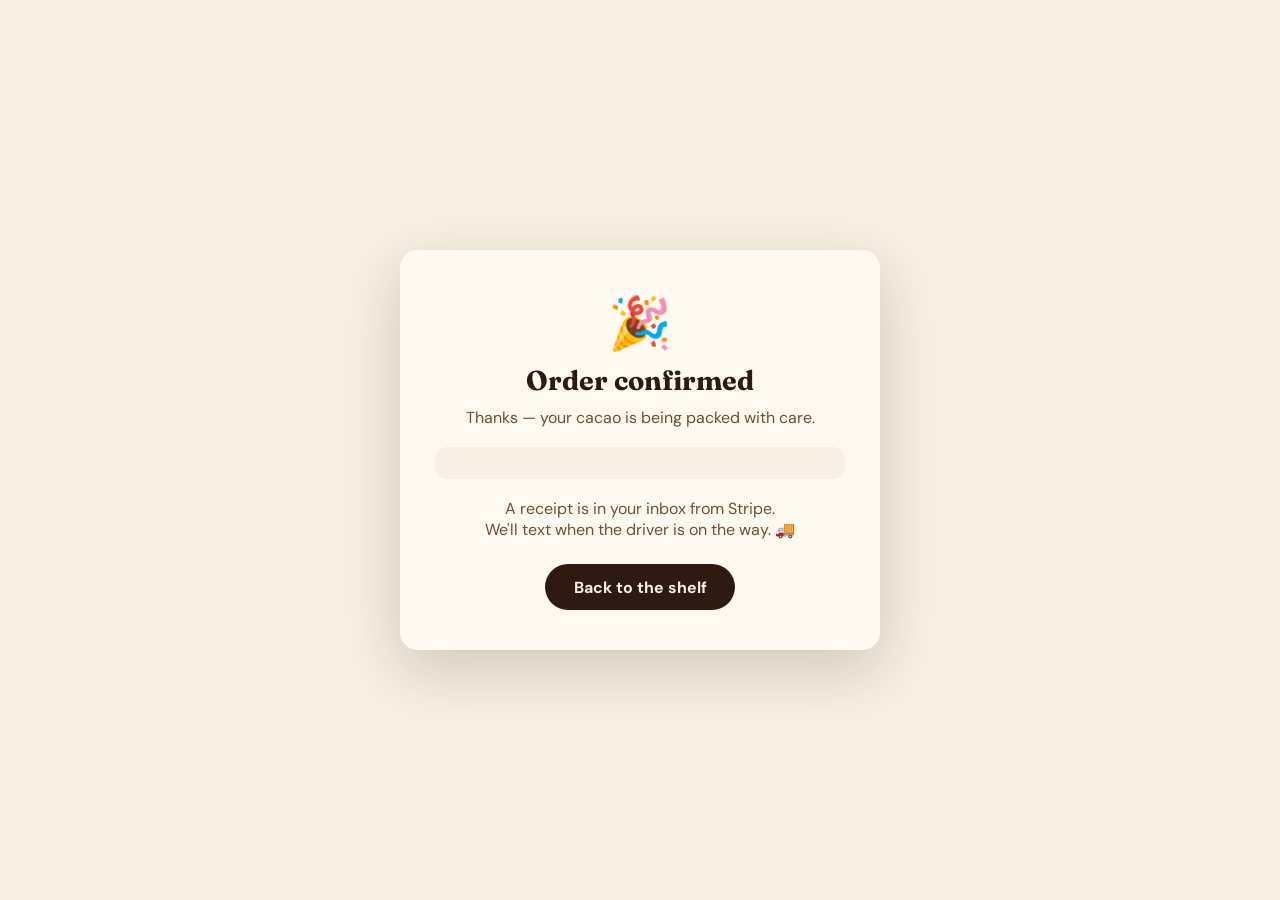
<file: success.html>
<!DOCTYPE html>
<html lang="en">
<head>
<meta charset="UTF-8">
<meta name="viewport" content="width=device-width, initial-scale=1.0">
<title>Order confirmed — Mighty Cacao</title>
<link href="https://fonts.googleapis.com/css2?family=Fraunces:opsz,wght@9..144,600;9..144,700&family=DM+Sans:wght@400;500;700&display=swap" rel="stylesheet">
<style>
  :root { --cocoa-900:#2e1a10; --cocoa-500:#6f4e37; --copper:#b0653a; --gold:#e5a04e; --cream:#f7efe3; --paper:#fffaf1; --cream-2:#efe3d0; }
  * { margin:0; padding:0; box-sizing:border-box; }
  body { font-family:"DM Sans",system-ui,sans-serif; background:var(--cream); color:var(--cocoa-900); min-height:100vh; display:flex; align-items:center; justify-content:center; padding:1.5rem; }
  .card { background:var(--paper); border-radius:18px; box-shadow:0 20px 60px rgba(46,26,16,.18); max-width:480px; width:100%; padding:2.5rem 2.2rem; text-align:center; }
  .mark { font-size:3.2rem; margin-bottom:.4rem; }
  h1 { font-family:"Fraunces",serif; font-size:1.7rem; margin-bottom:.6rem; }
  p { color:var(--cocoa-500); margin-bottom:.5rem; }
  .amount { font-family:"Fraunces",serif; font-size:2rem; color:var(--copper); margin:.8rem 0; }
  .meta { background:var(--cream); border-radius:12px; padding:1rem 1.2rem; text-align:left; font-size:.9rem; color:var(--cocoa-500); margin:1.2rem 0; }
  .meta div { display:flex; justify-content:space-between; gap:1rem; padding:.2rem 0; }
  .meta span:last-child { text-align:right; color:var(--cocoa-900); font-weight:500; }
  .btn { display:inline-block; margin-top:1rem; background:var(--cocoa-900); color:var(--cream); padding:.8rem 1.8rem; border-radius:999px; font-weight:700; text-decoration:none; }
  .btn:hover { background:#241209; }
  .warn { color:#a33; }
</style>
</head>
<body>
<div class="card">
  <div class="mark">🎉</div>
  <h1>Order confirmed</h1>
  <p>Thanks — your cacao is being packed with care.</p>
  <div class="amount" id="amount"></div>
  <div class="meta" id="meta"></div>
  <p>A receipt is in your inbox from Stripe.<br>We'll text when the driver is on the way. 🚚</p>
  <a class="btn" href="./">Back to the shelf</a>
</div>
<script>
const WORKER_URL = ""; // same Worker URL as app.js
// Clear the shop cart — the order is complete
try { localStorage.removeItem("mighty-cart-v1"); } catch {}
const id = new URLSearchParams(location.search).get("session_id");
if (id && WORKER_URL) {
  fetch(`${WORKER_URL}/checkout-status?session_id=${encodeURIComponent(id)}`)
    .then(r => r.json())
    .then(s => {
      if (s.error || s.status !== "complete") {
        document.getElementById("amount").textContent = "";
        if (s.error) document.querySelector(".warn") || document.body.insertAdjacentHTML("beforeend", "");
        return;
      }
      document.getElementById("amount").textContent = "$" + Number(s.amount_total).toFixed(2);
      const m = s.metadata || {};
      const rows = [];
      if (m.customer_name) rows.push(["Name", m.customer_name]);
      if (m.delivery_date) rows.push(["Delivery", `${m.delivery_date} · ${m.delivery_window || ""}`]);
      if (m.address) rows.push(["Address", m.address]);
      if (m.leave_at_door === "yes") rows.push(["Handoff", "Leave at door"]);
      if (m.notes) rows.push(["Notes", m.notes]);
      document.getElementById("meta").innerHTML = rows.map(r => `<div><span>${r[0]}</span><span>${r[1]}</span></div>`).join("");
    })
    .catch(() => {});
}
</script>
</body>
</html>
</file>
<file: styles.css>
/* Mighty Cacao — styles */
:root {
  --espresso: #241209;
  --cocoa-900: #2e1a10;
  --cocoa-700: #4a2c1a;
  --cocoa-500: #6f4e37;
  --caramel: #c98a2d;
  --copper: #b0653a;
  --gold: #e5a04e;
  --cream: #f7efe3;
  --cream-2: #efe3d0;
  --paper: #fffaf1;
  --leaf: #4e7a4e;
  --ink: #2b1c12;
  --radius: 14px;
  --shadow: 0 10px 30px rgba(46, 26, 16, .12);
  --font-display: "Fraunces", Georgia, serif;
  --font-body: "DM Sans", system-ui, -apple-system, sans-serif;
}

* { margin: 0; padding: 0; box-sizing: border-box; }
html { scroll-behavior: smooth; }
body {
  font-family: var(--font-body);
  background: var(--cream);
  color: var(--ink);
  line-height: 1.6;
}
img, svg { display: block; }
a { color: inherit; text-decoration: none; }
button { font-family: inherit; cursor: pointer; }

.container { width: min(1140px, 92%); margin: 0 auto; }

/* ---------- buttons ---------- */
.btn {
  display: inline-block;
  padding: .85rem 1.7rem;
  border-radius: 999px;
  border: 2px solid transparent;
  font-weight: 700;
  font-size: 1rem;
  transition: transform .15s ease, box-shadow .15s ease, background .15s ease;
}
.btn:active { transform: scale(.97); }
.btn-primary { background: var(--cocoa-700); color: var(--cream); box-shadow: var(--shadow); }
.btn-primary:hover { background: var(--espresso); }
.btn-ghost { border-color: var(--cocoa-700); color: var(--cocoa-700); }
.btn-ghost:hover { background: rgba(74, 44, 26, .08); }
.btn-block { width: 100%; text-align: center; }
.btn:disabled { opacity: .45; cursor: not-allowed; }
.icon-btn {
  background: none; border: 0; font-size: 1.25rem; color: var(--cocoa-700);
  width: 38px; height: 38px; border-radius: 50%;
}
.icon-btn:hover { background: rgba(74, 44, 26, .1); }

/* ---------- announce ---------- */
.announce {
  background: var(--espresso); color: var(--gold);
  text-align: center; padding: .5rem 1rem; font-size: .85rem; font-weight: 500;
}

/* ---------- header ---------- */
.header {
  position: sticky; top: 0; z-index: 50;
  background: rgba(247, 239, 227, .92);
  backdrop-filter: blur(10px);
  border-bottom: 1px solid var(--cream-2);
}
.header-inner { display: flex; align-items: center; gap: 2rem; padding: .8rem 0; }
.logo { display: flex; align-items: center; gap: .6rem; }
.logo-text { font-family: var(--font-display); font-weight: 700; font-size: 1.35rem; color: var(--cocoa-900); }
.logo-text span { color: var(--copper); }
.logo-text.small { font-size: 1.1rem; display: inline-block; margin-bottom: .3rem; }
.nav { display: flex; gap: 1.6rem; margin-left: auto; }
.nav a { font-weight: 500; color: var(--cocoa-500); position: relative; }
.nav a:hover { color: var(--cocoa-900); }
.nav a::after {
  content: ""; position: absolute; left: 0; bottom: -4px; height: 2px; width: 0;
  background: var(--copper); transition: width .2s ease;
}
.nav a:hover::after { width: 100%; }
.cart-btn {
  display: flex; align-items: center; gap: .45rem;
  background: var(--cocoa-900); color: var(--cream);
  border: 0; border-radius: 999px; padding: .55rem 1.1rem; font-weight: 700;
}
.cart-btn:hover { background: var(--espresso); }
.cart-count {
  background: var(--gold); color: var(--espresso);
  border-radius: 999px; min-width: 22px; height: 22px;
  display: inline-flex; align-items: center; justify-content: center;
  font-size: .8rem; padding: 0 .35rem;
}

/* ---------- hero ---------- */
.hero {
  background:
    radial-gradient(1200px 500px at 85% -10%, rgba(229, 160, 78, .25), transparent 60%),
    linear-gradient(180deg, var(--cream) 0%, var(--cream-2) 100%);
  overflow: hidden;
}
.hero-inner { display: grid; grid-template-columns: 1.15fr .85fr; gap: 2rem; align-items: center; padding: 4.5rem 0 5rem; }
.eyebrow { text-transform: uppercase; letter-spacing: .18em; font-size: .78rem; font-weight: 700; color: var(--copper); margin-bottom: 1rem; }
.hero h1 { font-family: var(--font-display); font-size: clamp(2.4rem, 5.4vw, 4rem); line-height: 1.08; color: var(--cocoa-900); }
.hero h1 em { color: var(--copper); font-style: italic; }
.hero-sub { margin: 1.3rem 0 2rem; font-size: 1.1rem; color: var(--cocoa-500); max-width: 46ch; }
.hero-cta { display: flex; gap: 1rem; flex-wrap: wrap; }
.hero-badges { list-style: none; display: flex; gap: 1.4rem; margin-top: 2.2rem; flex-wrap: wrap; color: var(--cocoa-500); font-size: .9rem; font-weight: 500; }
.hero-art { position: relative; display: flex; justify-content: center; }
.hero-circle {
  position: absolute; inset: 10% 4%;
  background: radial-gradient(circle at 30% 30%, rgba(229,160,78,.35), rgba(176,101,58,.18));
  border-radius: 50%;
  animation: float 7s ease-in-out infinite;
}
@keyframes float { 0%,100% { transform: translateY(0); } 50% { transform: translateY(-14px); } }

/* ---------- sections ---------- */
section { padding: 4.5rem 0; }
.section-head { text-align: center; margin-bottom: 2.6rem; }
.section-head h2 { font-family: var(--font-display); font-size: clamp(1.7rem, 3.4vw, 2.4rem); color: var(--cocoa-900); }
.section-head p { color: var(--cocoa-500); margin-top: .5rem; }

/* ---------- shop ---------- */
.filter-bar { display: flex; gap: .6rem; justify-content: center; flex-wrap: wrap; margin-bottom: 2.2rem; }
.chip {
  border: 1.5px solid var(--cream-2); background: var(--paper); color: var(--cocoa-500);
  border-radius: 999px; padding: .45rem 1.1rem; font-weight: 600; font-size: .9rem;
}
.chip.active { background: var(--cocoa-700); border-color: var(--cocoa-700); color: var(--cream); }
.grid { display: grid; grid-template-columns: repeat(auto-fill, minmax(250px, 1fr)); gap: 1.5rem; }
.card {
  background: var(--paper); border-radius: var(--radius); overflow: hidden;
  box-shadow: 0 4px 16px rgba(46,26,16,.08);
  display: flex; flex-direction: column;
  transition: transform .18s ease, box-shadow .18s ease;
}
.card:hover { transform: translateY(-4px); box-shadow: var(--shadow); }
.card-img { height: 150px; display: flex; align-items: center; justify-content: center; font-size: 3.4rem; position: relative; }
.card-img .tag {
  position: absolute; top: 10px; left: 10px;
  background: var(--espresso); color: var(--gold);
  font-size: .68rem; font-weight: 700; letter-spacing: .08em; text-transform: uppercase;
  padding: .25rem .6rem; border-radius: 999px;
}
.card-body { padding: 1.1rem 1.2rem 1.3rem; display: flex; flex-direction: column; gap: .4rem; flex: 1; }
.card-body h3 { font-family: var(--font-display); font-size: 1.15rem; color: var(--cocoa-900); }
.card-body .desc { font-size: .88rem; color: var(--cocoa-500); flex: 1; }
.card-foot { display: flex; align-items: center; justify-content: space-between; margin-top: .8rem; }
.price { font-weight: 700; color: var(--cocoa-900); font-size: 1.05rem; }
.add-btn {
  background: var(--copper); border: 0; color: #fff; font-weight: 700;
  border-radius: 999px; padding: .5rem 1rem; font-size: .9rem;
}
.add-btn:hover { background: var(--cocoa-700); }
.qty-ctrl { display: flex; align-items: center; gap: .5rem; background: var(--cream); border-radius: 999px; padding: .25rem .4rem; }
.qty-ctrl button {
  width: 28px; height: 28px; border-radius: 50%; border: 0;
  background: var(--cocoa-700); color: var(--cream); font-weight: 700; font-size: 1rem; line-height: 1;
}
.qty-ctrl button:hover { background: var(--espresso); }
.qty-ctrl .q { min-width: 1.4ch; text-align: center; font-weight: 700; }

/* ---------- delivery ---------- */
.delivery { background: var(--cocoa-900); color: var(--cream); }
.delivery .section-head h2, .delivery .section-head p { color: var(--cream); }
.delivery .section-head p { opacity: .75; }
.steps { display: grid; grid-template-columns: repeat(3, 1fr); gap: 1.4rem; }
.step { background: rgba(255,255,255,.06); border: 1px solid rgba(255,255,255,.12); border-radius: var(--radius); padding: 1.6rem; }
.step-num {
  width: 40px; height: 40px; border-radius: 50%;
  background: var(--gold); color: var(--espresso);
  display: flex; align-items: center; justify-content: center;
  font-family: var(--font-display); font-weight: 700; font-size: 1.1rem; margin-bottom: 1rem;
}
.step h3 { font-family: var(--font-display); margin-bottom: .4rem; }
.step p { font-size: .92rem; opacity: .8; }
.delivery-card {
  margin-top: 2.2rem; background: rgba(255,255,255,.05);
  border: 1px dashed rgba(229,160,78,.5);
  border-radius: var(--radius); padding: 1.4rem 1.8rem;
  display: grid; grid-template-columns: repeat(4, 1fr); gap: 1rem;
}
.dc-row { display: flex; flex-direction: column; gap: .1rem; }
.dc-row span { font-size: .82rem; opacity: .7; }
.dc-row strong { font-size: 1.15rem; color: var(--gold); }
.dc-row strong.free { color: var(--leaf); filter: brightness(1.6); }

/* ---------- about ---------- */
.about-inner { display: grid; grid-template-columns: 1.1fr .9fr; gap: 3rem; align-items: center; }
.about-copy h2 { font-family: var(--font-display); font-size: clamp(1.7rem, 3vw, 2.3rem); color: var(--cocoa-900); margin-bottom: 1rem; }
.about-copy p { color: var(--cocoa-500); margin-bottom: 1rem; }
.about-stats { display: flex; gap: 2.4rem; margin-top: 1.6rem; }
.about-stats strong { font-family: var(--font-display); font-size: 1.7rem; color: var(--copper); display: block; }
.about-stats span { font-size: .82rem; color: var(--cocoa-500); }
.about-panel { display: flex; flex-direction: column; gap: 1.2rem; }
.about-panel blockquote {
  background: var(--paper); border-left: 4px solid var(--copper);
  border-radius: 10px; padding: 1.2rem 1.4rem; font-family: var(--font-display);
  font-size: 1.05rem; color: var(--cocoa-700); box-shadow: 0 4px 14px rgba(46,26,16,.07);
}
.about-panel cite { display: block; margin-top: .5rem; font-family: var(--font-body); font-style: normal; font-size: .82rem; color: var(--cocoa-500); }

/* ---------- faq ---------- */
.faq details {
  background: var(--paper); border-radius: 12px; margin-bottom: .8rem;
  padding: 1rem 1.4rem; box-shadow: 0 2px 10px rgba(46,26,16,.05);
}
.faq summary { font-weight: 700; color: var(--cocoa-900); cursor: pointer; }
.faq details p { margin-top: .6rem; color: var(--cocoa-500); }

/* ---------- footer ---------- */
.footer { background: var(--espresso); color: var(--cream-2); padding: 3rem 0 1.5rem; }
.footer-inner { display: grid; grid-template-columns: 1.2fr .8fr 1fr; gap: 2rem; }
.footer-inner p { opacity: .75; font-size: .9rem; margin-top: .3rem; }
.footer-links { display: flex; flex-direction: column; gap: .5rem; }
.footer-links a { opacity: .8; }
.footer-links a:hover { opacity: 1; color: var(--gold); }
.footer-contact p { opacity: .8; }
.hours { font-size: .8rem; opacity: .6 !important; }
.copyright { text-align: center; opacity: .5; font-size: .8rem; margin-top: 2.5rem; padding-top: 1.2rem; border-top: 1px solid rgba(255,255,255,.1); }

/* ---------- cart drawer ---------- */
.overlay {
  position: fixed; inset: 0; background: rgba(36,18,9,.5);
  z-index: 90; opacity: 0; transition: opacity .25s ease;
}
.overlay.show { opacity: 1; }
.cart-drawer {
  position: fixed; top: 0; right: 0; height: 100dvh; width: min(420px, 94vw);
  background: var(--paper); z-index: 100;
  transform: translateX(105%); transition: transform .3s cubic-bezier(.2,.8,.2,1);
  display: flex; flex-direction: column; box-shadow: -12px 0 40px rgba(36,18,9,.25);
}
.cart-drawer.open { transform: translateX(0); }
.cart-head { display: flex; align-items: center; justify-content: space-between; padding: 1.2rem 1.4rem; border-bottom: 1px solid var(--cream-2); }
.cart-head h3 { font-family: var(--font-display); color: var(--cocoa-900); }
.ship-bar { padding: .9rem 1.4rem; background: var(--cream); border-bottom: 1px solid var(--cream-2); }
.ship-bar p { font-size: .85rem; color: var(--cocoa-500); margin-bottom: .5rem; }
.ship-track { height: 8px; background: var(--cream-2); border-radius: 999px; overflow: hidden; }
.ship-fill { height: 100%; width: 0%; background: linear-gradient(90deg, var(--copper), var(--gold)); border-radius: 999px; transition: width .35s ease; }
.cart-items { flex: 1; overflow-y: auto; padding: .8rem 1.4rem; }
.cart-empty { text-align: center; color: var(--cocoa-500); padding: 3rem 1rem; }
.cart-empty .big { font-size: 2.6rem; margin-bottom: .6rem; }
.ci {
  display: flex; gap: .9rem; align-items: center;
  padding: .9rem 0; border-bottom: 1px solid var(--cream-2);
}
.ci-emoji { width: 54px; height: 54px; border-radius: 10px; display: flex; align-items: center; justify-content: center; font-size: 1.7rem; flex: none; }
.ci-info { flex: 1; min-width: 0; }
.ci-info h4 { font-size: .95rem; color: var(--cocoa-900); }
.ci-info .ci-price { font-size: .82rem; color: var(--cocoa-500); }
.ci-line { font-weight: 700; color: var(--cocoa-900); font-size: .95rem; }
.ci-remove { background: none; border: 0; color: var(--cocoa-500); font-size: 1rem; padding: .3rem; }
.ci-remove:hover { color: #a33; }
.cart-foot { padding: 1.1rem 1.4rem 1.4rem; border-top: 1px solid var(--cream-2); background: var(--cream); }
.cart-totals > div { display: flex; justify-content: space-between; font-size: .95rem; color: var(--cocoa-500); padding: .25rem 0; }
.cart-totals .grand { font-size: 1.2rem; font-weight: 700; color: var(--cocoa-900); border-top: 1px dashed var(--cream-2); margin-top: .4rem; padding-top: .6rem; }
.cart-foot .btn { margin-top: .9rem; }

/* ---------- modal ---------- */
.modal {
  position: fixed; inset: 0; z-index: 110;
  display: flex; align-items: center; justify-content: center;
  background: rgba(36,18,9,.55); padding: 1rem;
  opacity: 0; pointer-events: none; transition: opacity .25s ease;
}
.modal.open { opacity: 1; pointer-events: auto; }
.modal-card {
  background: var(--paper); border-radius: 18px; width: min(520px, 100%);
  max-height: 92dvh; overflow-y: auto; position: relative;
  padding: 2rem; box-shadow: 0 30px 80px rgba(36,18,9,.4);
  transform: translateY(14px); transition: transform .25s ease;
}
.modal.open .modal-card { transform: translateY(0); }
.modal-x { position: absolute; top: .8rem; right: .8rem; }
.modal-card h3 { font-family: var(--font-display); color: var(--cocoa-900); margin-bottom: 1.2rem; }
form label, .field-row label { display: block; font-size: .85rem; font-weight: 600; color: var(--cocoa-700); margin-bottom: .9rem; }
form input, form select, form textarea {
  width: 100%; margin-top: .3rem; padding: .65rem .8rem;
  border: 1.5px solid var(--cream-2); border-radius: 10px;
  font-family: inherit; font-size: .95rem; background: #fff; color: var(--ink);
}
form input:focus, form select:focus, form textarea:focus {
  outline: none; border-color: var(--copper); box-shadow: 0 0 0 3px rgba(176,101,58,.15);
}
form input.invalid, form select.invalid { border-color: #c0392b; box-shadow: 0 0 0 3px rgba(192,57,43,.12); }
.field-row { display: grid; grid-template-columns: 1fr 1fr; gap: .9rem; }
.check { display: flex !important; align-items: center; gap: .5rem; font-weight: 500 !important; }
.check input { width: auto; margin: 0; accent-color: var(--copper); }
.pay { border: 1.5px solid var(--cream-2); border-radius: 10px; padding: .8rem 1rem; margin-bottom: 1rem; }
.pay legend { font-size: .8rem; font-weight: 700; color: var(--cocoa-700); padding: 0 .4rem; }
.radio { display: flex; align-items: center; gap: .5rem; margin-bottom: .4rem !important; font-weight: 500 !important; }
.radio:last-child { margin-bottom: 0 !important; }
.radio input { width: auto; accent-color: var(--copper); }
.radio span { font-size: .72rem; background: var(--cream-2); border-radius: 6px; padding: .1rem .45rem; color: var(--cocoa-500); }
.co-summary { background: var(--cream); border-radius: 10px; padding: 1rem 1.1rem; margin-bottom: 1.1rem; font-size: .9rem; }
.co-summary .row { display: flex; justify-content: space-between; padding: .18rem 0; color: var(--cocoa-500); }
.co-summary .row.grand { font-weight: 700; color: var(--cocoa-900); border-top: 1px dashed var(--cream-2); margin-top: .4rem; padding-top: .5rem; }
.co-summary .meta { font-size: .8rem; color: var(--cocoa-500); margin-top: .5rem; }
.done-mark { font-size: 3rem; text-align: center; margin-bottom: .4rem; }
#coDone { text-align: center; }
.order-no {
  font-family: var(--font-display); font-size: 1.2rem; color: var(--copper);
  background: var(--cream); border-radius: 10px; padding: .5rem; margin: .6rem 0 1rem;
}
#doneMsg { color: var(--cocoa-500); margin-bottom: 1rem; }
#coDone .co-summary { text-align: left; }

/* ---------- toast ---------- */
.toast {
  position: fixed; bottom: 1.4rem; left: 50%; transform: translate(-50%, 20px);
  background: var(--espresso); color: var(--cream); padding: .7rem 1.3rem;
  border-radius: 999px; font-size: .9rem; font-weight: 600;
  opacity: 0; pointer-events: none; transition: opacity .25s ease, transform .25s ease;
  z-index: 120; box-shadow: var(--shadow); white-space: nowrap;
}
.toast.show { opacity: 1; transform: translate(-50%, 0); }

/* ---------- responsive ---------- */
@media (max-width: 900px) {
  .hero-inner { grid-template-columns: 1fr; text-align: center; padding: 3rem 0 3.5rem; }
  .hero-cta, .hero-badges { justify-content: center; }
  .hero-art { order: -1; }
  .hero-art svg { width: 200px; height: 214px; }
  .hero-circle { inset: 8%; }
  .steps { grid-template-columns: 1fr; }
  .delivery-card { grid-template-columns: 1fr 1fr; }
  .about-inner { grid-template-columns: 1fr; gap: 2rem; }
  .footer-inner { grid-template-columns: 1fr; text-align: center; }
  .footer-links { flex-direction: row; justify-content: center; gap: 1.4rem; }
}
@media (max-width: 640px) {
  .nav { display: none; }
  .header-inner { justify-content: space-between; }
  .field-row { grid-template-columns: 1fr; }
  .cart-total { display: none; }
}
</file>
